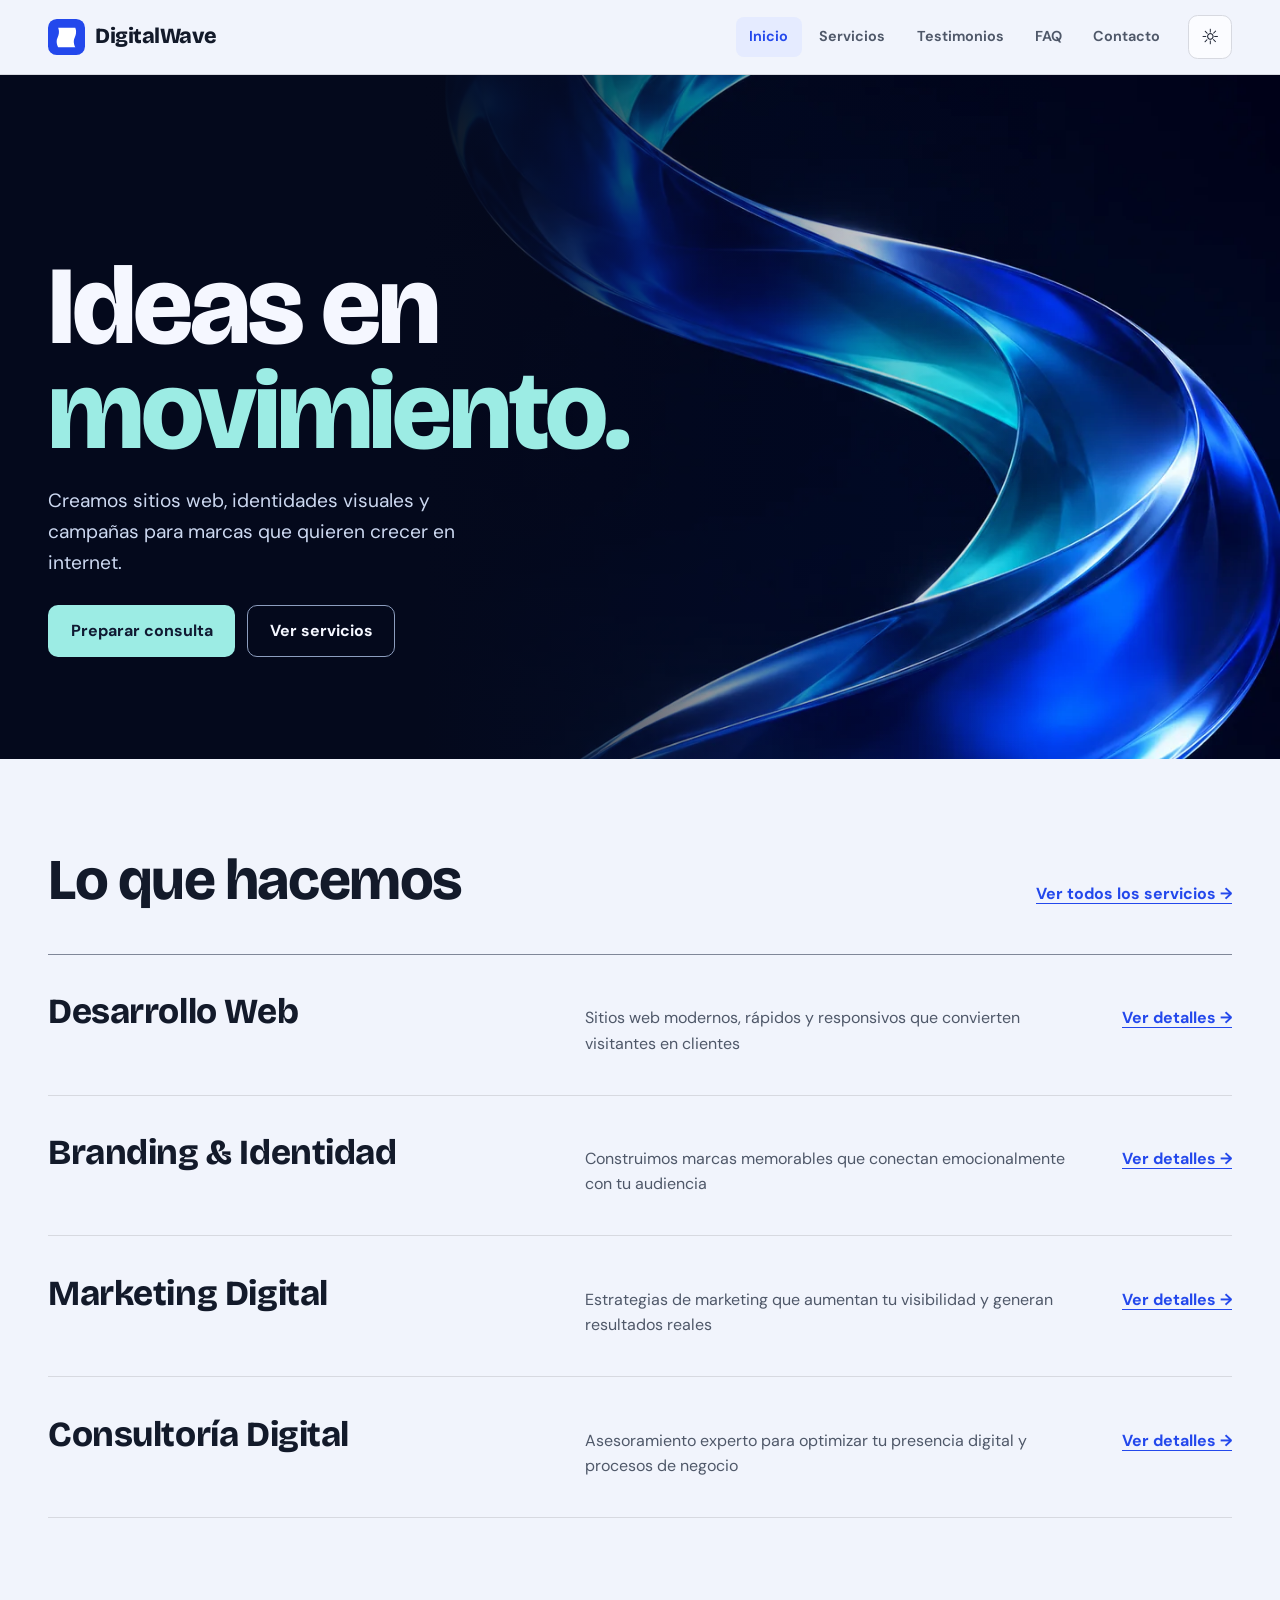
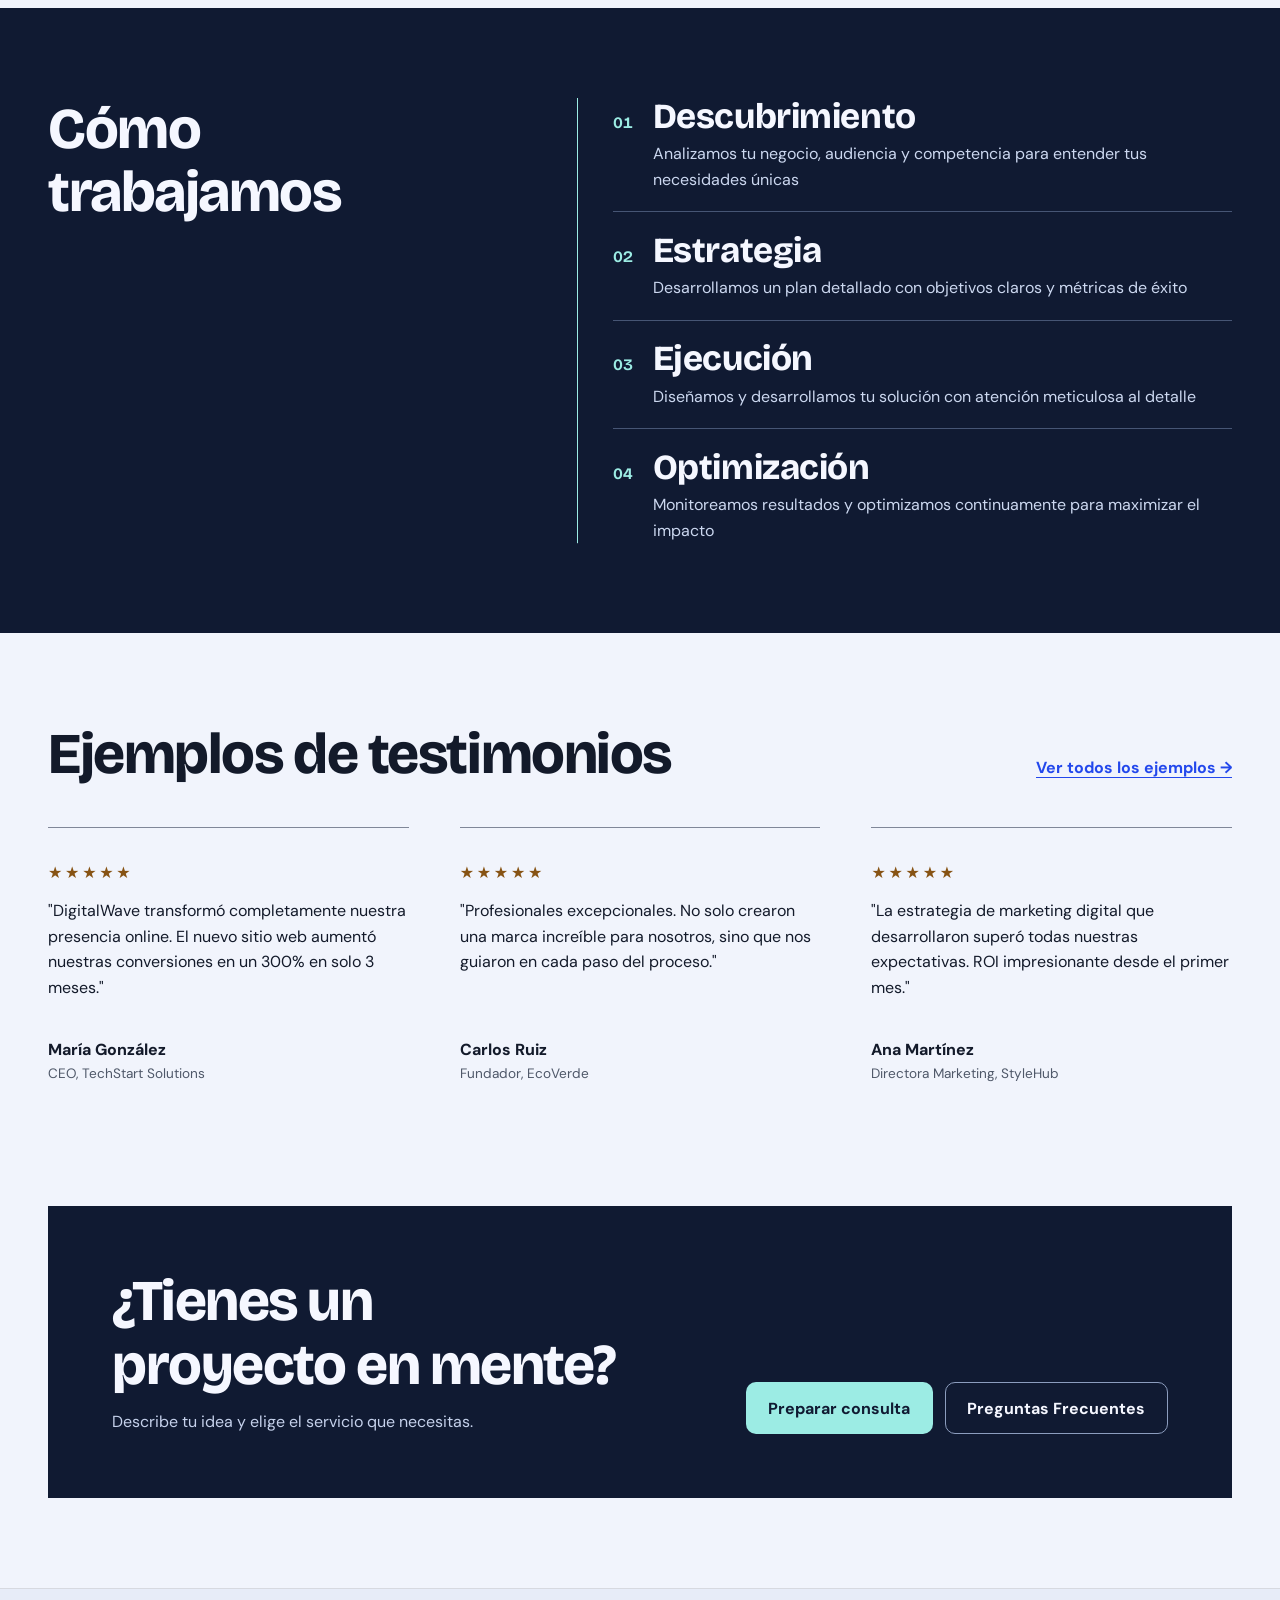
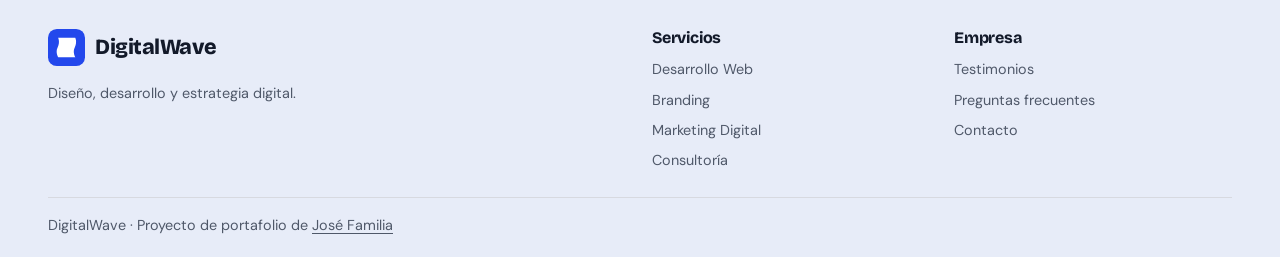
<file: index.html>
<!DOCTYPE html>
<html lang="es">
  <head>
    <meta charset="UTF-8" />
    <meta name="viewport" content="width=device-width, initial-scale=1.0" />
    <meta name="description" content="DigitalWave, sitio de demostración de una agencia creativa de desarrollo web, identidad visual y marketing digital." />
    <script src="scripts/theme.js"></script>
    <link rel="stylesheet" href="index.css" />
    <link rel="preconnect" href="https://fonts.googleapis.com" />
    <link rel="preconnect" href="https://fonts.gstatic.com" crossorigin />
    <link
      href="https://fonts.googleapis.com/css2?family=Bricolage+Grotesque:opsz,wght@12..96,400..800&amp;family=DM+Sans:wght@400..700&amp;display=swap"
      rel="stylesheet"
    />
    <script defer src="scripts/menu.js"></script>
    <script
      async
      id="gsap-runtime"
      src="https://cdn.jsdelivr.net/npm/gsap@3.15.1/dist/gsap.min.js"
      integrity="sha384-3vCAhD+a3BOliP3QqjQINn6ZWiZxoqu0WFxX5ZQZgqekDZuSb1mJBrrLMmu94H8f"
      crossorigin="anonymous"
    ></script>
    <script defer src="scripts/animations.js"></script>
    <title>DigitalWave - Agencia Digital Creativa</title>
  </head>

  <body>
    <a class="skip-link" href="#contenido">Saltar al contenido</a>
    <!-- HEADER -->
    <header class="site-header">
      <nav class="main-nav container" aria-label="Navegación principal">
        <a class="logo" href="index.html">
          <svg
            aria-hidden="true"
            fill="currentColor"
            viewBox="0 0 48 48"
            xmlns="http://www.w3.org/2000/svg"
          >
            <path
              d="M42.4379 44C42.4379 44 36.0744 33.9038 41.1692 24C46.8624 12.9336 42.2078 4 42.2078 4L7.01134 4C7.01134 4 11.6577 12.932 5.96912 23.9969C0.876273 33.9029 7.27094 44 7.27094 44L42.4379 44Z"
            ></path>
          </svg>
          <span>DigitalWave</span>
        </a>

        <button
          class="hamburger"
          type="button"
          aria-label="Menú"
          aria-expanded="false"
          aria-controls="navegacion"
        >
          <span></span>
          <span></span>
          <span></span>
        </button>

        <ul class="nav-links" id="navegacion">
          <li><a href="index.html" aria-current="page">Inicio</a></li>
          <li><a href="pages/Servicios.html">Servicios</a></li>
          <li><a href="pages/Testimonios.html">Testimonios</a></li>
          <li><a href="pages/FaQ.html">FAQ</a></li>
          <li><a href="pages/Contactos.html">Contacto</a></li>
          <li class="theme-toggle-wrapper">
            <button class="theme-toggle" type="button" aria-label="Tema oscuro" hidden>☾</button>
          </li>
        </ul>
      </nav>
    </header>

    <main id="contenido" tabindex="-1">
      <!-- HERO -->
      <section class="hero-main">
        <div class="container hero-layout">
          <div class="hero-content">
            <h1 class="hero-title">Ideas en <span>movimiento.</span></h1>
            <p class="hero-description">
              Creamos sitios web, identidades visuales y campañas para marcas que
              quieren crecer en internet.
            </p>
            <div class="hero-actions">
              <a href="pages/Contactos.html#formulario" class="btn btn-primary btn-lg"
                >Preparar consulta</a
              >
              <a href="pages/Servicios.html" class="btn btn-secondary btn-lg"
                >Ver servicios</a
              >
            </div>
          </div>
        </div>
        <div class="hero-art" aria-hidden="true">
          <img src="assets/digitalwave-hero.webp" alt="" width="960" height="1200" fetchpriority="high" />
          <span class="hero-sweep"></span>
        </div>
      </section>

      <!-- SERVICIOS PREVIEW -->
      <section class="services-preview services-home">
        <div class="container">
          <div class="section-header">
            <h2 class="section-title">Lo que hacemos</h2>
            <a class="service-link" href="pages/Servicios.html">
              Ver todos los servicios <span aria-hidden="true">→</span>
            </a>
          </div>

          <div class="service-list">
            <article class="service-row">
              <h3 class="service-title">Desarrollo Web</h3>
              <p class="service-description">
                Sitios web modernos, rápidos y responsivos que convierten
                visitantes en clientes
              </p>
              <a class="service-link" href="pages/Servicios.html#desarrollo-web" aria-label="Ver detalles de desarrollo web">
                Ver detalles <span aria-hidden="true">→</span>
              </a>
            </article>

            <article class="service-row">
              <h3 class="service-title">Branding & Identidad</h3>
              <p class="service-description">
                Construimos marcas memorables que conectan emocionalmente con tu
                audiencia
              </p>
              <a class="service-link" href="pages/Servicios.html#branding" aria-label="Ver detalles de branding e identidad">
                Ver detalles <span aria-hidden="true">→</span>
              </a>
            </article>

            <article class="service-row">
              <h3 class="service-title">Marketing Digital</h3>
              <p class="service-description">
                Estrategias de marketing que aumentan tu visibilidad y generan
                resultados reales
              </p>
              <a class="service-link" href="pages/Servicios.html#marketing" aria-label="Ver detalles de marketing digital">
                Ver detalles <span aria-hidden="true">→</span>
              </a>
            </article>

            <article class="service-row">
              <h3 class="service-title">Consultoría Digital</h3>
              <p class="service-description">
                Asesoramiento experto para optimizar tu presencia digital y
                procesos de negocio
              </p>
              <a class="service-link" href="pages/Servicios.html#consultoria" aria-label="Ver detalles de consultoría digital">
                Ver detalles <span aria-hidden="true">→</span>
              </a>
            </article>
          </div>

        </div>
      </section>

      <!-- PROCESO -->
      <section class="process-section">
        <div class="container process-layout">
          <div class="section-header">
            <h2 class="section-title">Cómo trabajamos</h2>
          </div>

          <div class="process-sequence">
            <span class="process-trace" aria-hidden="true"></span>
            <ol class="process-timeline">
              <li class="process-step">
                <div class="step-number" aria-hidden="true">01</div>
                <div class="step-content">
                  <h3 class="step-title">Descubrimiento</h3>
                  <p class="step-description">
                    Analizamos tu negocio, audiencia y competencia para entender tus
                    necesidades únicas
                  </p>
                </div>
              </li>

              <li class="process-step">
                <div class="step-number" aria-hidden="true">02</div>
                <div class="step-content">
                  <h3 class="step-title">Estrategia</h3>
                  <p class="step-description">
                    Desarrollamos un plan detallado con objetivos claros y métricas
                    de éxito
                  </p>
                </div>
              </li>

              <li class="process-step">
                <div class="step-number" aria-hidden="true">03</div>
                <div class="step-content">
                  <h3 class="step-title">Ejecución</h3>
                  <p class="step-description">
                    Diseñamos y desarrollamos tu solución con atención meticulosa al
                    detalle
                  </p>
                </div>
              </li>

              <li class="process-step">
                <div class="step-number" aria-hidden="true">04</div>
                <div class="step-content">
                  <h3 class="step-title">Optimización</h3>
                  <p class="step-description">
                    Monitoreamos resultados y optimizamos continuamente para
                    maximizar el impacto
                  </p>
                </div>
              </li>
            </ol>
          </div>
        </div>
      </section>

      <!-- TESTIMONIOS -->
      <section class="testimonials-section">
        <div class="container">
          <div class="section-header">
            <h2 class="section-title">Ejemplos de testimonios</h2>
            <a class="service-link" href="pages/Testimonios.html">
              Ver todos los ejemplos <span aria-hidden="true">→</span>
            </a>
          </div>

          <div class="testimonials-grid">
            <article class="testimonial-card">
              <div class="testimonial-stars" role="img" aria-label="5 de 5 estrellas">★★★★★</div>
              <blockquote class="testimonial-quote">
                "DigitalWave transformó completamente nuestra presencia online. El
                nuevo sitio web aumentó nuestras conversiones en un 300% en solo 3
                meses."
              </blockquote>
              <div class="testimonial-author">
                <div class="author-info">
                  <div class="author-name">María González</div>
                  <div class="author-role">CEO, TechStart Solutions</div>
                </div>
              </div>
            </article>

            <article class="testimonial-card">
              <div class="testimonial-stars" role="img" aria-label="5 de 5 estrellas">★★★★★</div>
              <blockquote class="testimonial-quote">
                "Profesionales excepcionales. No solo crearon una marca increíble
                para nosotros, sino que nos guiaron en cada paso del proceso."
              </blockquote>
              <div class="testimonial-author">
                <div class="author-info">
                  <div class="author-name">Carlos Ruiz</div>
                  <div class="author-role">Fundador, EcoVerde</div>
                </div>
              </div>
            </article>

            <article class="testimonial-card">
              <div class="testimonial-stars" role="img" aria-label="5 de 5 estrellas">★★★★★</div>
              <blockquote class="testimonial-quote">
                "La estrategia de marketing digital que desarrollaron superó todas
                nuestras expectativas. ROI impresionante desde el primer mes."
              </blockquote>
              <div class="testimonial-author">
                <div class="author-info">
                  <div class="author-name">Ana Martínez</div>
                  <div class="author-role">Directora Marketing, StyleHub</div>
                </div>
              </div>
            </article>
          </div>
        </div>
      </section>

      <!-- CTA FINAL -->
      <section class="cta-section">
        <div class="container">
          <div class="cta-content">
            <h2 class="cta-title">¿Tienes un proyecto en mente?</h2>
            <p class="cta-description">
              Describe tu idea y elige el servicio que necesitas.
            </p>
            <div class="cta-actions">
              <a href="pages/Contactos.html#formulario" class="btn btn-primary btn-lg"
                >Preparar consulta</a
              >
              <a href="pages/FaQ.html" class="btn btn-secondary btn-lg"
                >Preguntas Frecuentes</a
              >
            </div>
          </div>
        </div>
      </section>
    </main>

    <!-- FOOTER -->
    <footer class="site-footer">
      <div class="container">
        <div class="footer-content">
          <div class="footer-brand">
            <div class="logo">
              <svg
                fill="currentColor"
                viewBox="0 0 48 48"
                xmlns="http://www.w3.org/2000/svg"
              >
                <path
                  d="M42.4379 44C42.4379 44 36.0744 33.9038 41.1692 24C46.8624 12.9336 42.2078 4 42.2078 4L7.01134 4C7.01134 4 11.6577 12.932 5.96912 23.9969C0.876273 33.9029 7.27094 44 7.27094 44L42.4379 44Z"
                ></path>
              </svg>
              <h3>DigitalWave</h3>
            </div>
            <p class="footer-tagline">Diseño, desarrollo y estrategia digital.</p>
          </div>

          <div class="footer-links">
            <div class="footer-column">
              <h4>Servicios</h4>
              <ul>
                <li><a href="pages/Servicios.html#desarrollo-web">Desarrollo Web</a></li>
                <li><a href="pages/Servicios.html#branding">Branding</a></li>
                <li><a href="pages/Servicios.html#marketing">Marketing Digital</a></li>
                <li><a href="pages/Servicios.html#consultoria">Consultoría</a></li>
              </ul>
            </div>

            <div class="footer-column">
              <h4>Empresa</h4>
              <ul>
                <li><a href="pages/Testimonios.html">Testimonios</a></li>
                <li><a href="pages/FaQ.html">Preguntas frecuentes</a></li>
                <li><a href="pages/Contactos.html">Contacto</a></li>
              </ul>
            </div>

          </div>
        </div>

        <div class="footer-bottom">
          <p>DigitalWave · Proyecto de portafolio de <a href="https://github.com/Jose-Familia">José Familia</a></p>
        </div>
      </div>
    </footer>
  </body>
</html>
</file>
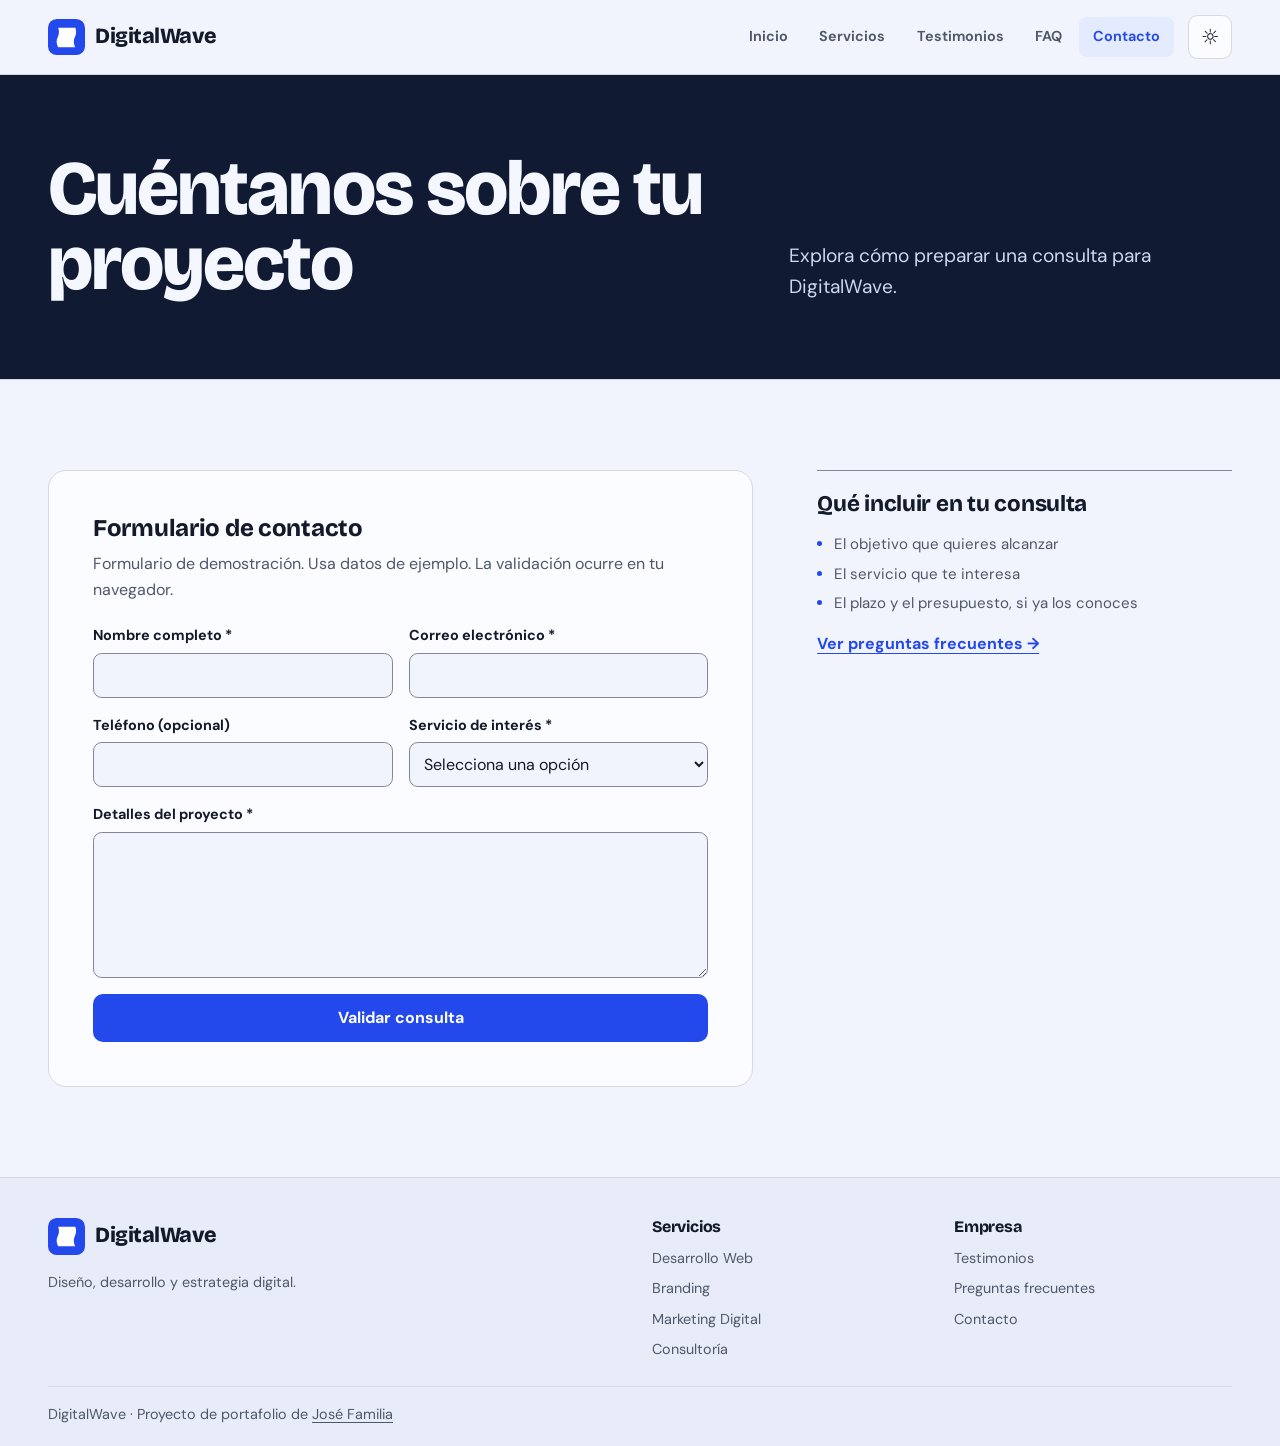
<file: pages/Contactos.html>
<!DOCTYPE html>
<html lang="es">
  <head>
    <meta charset="UTF-8" />
    <meta name="viewport" content="width=device-width, initial-scale=1.0" />
    <meta name="description" content="Prueba el formulario de contacto de DigitalWave y explora cómo preparar una consulta de proyecto." />
    <title>Contacto — DigitalWave</title>
    <script src="../scripts/theme.js"></script>
    <link rel="stylesheet" href="../index.css" />
    <link rel="preconnect" href="https://fonts.googleapis.com" />
    <link rel="preconnect" href="https://fonts.gstatic.com" crossorigin />
    <link
      href="https://fonts.googleapis.com/css2?family=Bricolage+Grotesque:opsz,wght@12..96,400..800&amp;family=DM+Sans:wght@400..700&amp;display=swap"
      rel="stylesheet"
    />
    <script defer src="../scripts/contact.js"></script>
    <script defer src="../scripts/menu.js"></script>
    <script
      async
      id="gsap-runtime"
      src="https://cdn.jsdelivr.net/npm/gsap@3.15.1/dist/gsap.min.js"
      integrity="sha384-3vCAhD+a3BOliP3QqjQINn6ZWiZxoqu0WFxX5ZQZgqekDZuSb1mJBrrLMmu94H8f"
      crossorigin="anonymous"
    ></script>
    <script defer src="../scripts/animations.js"></script>
  </head>
  <body>
    <a class="skip-link" href="#contenido">Saltar al contenido</a>
    <header class="site-header">
      <nav class="main-nav container" aria-label="Navegación principal">
        <a class="logo" href="../index.html">
          <svg
            aria-hidden="true"
            fill="currentColor"
            viewBox="0 0 48 48"
            xmlns="http://www.w3.org/2000/svg"
          >
            <path
              d="M42.4379 44C42.4379 44 36.0744 33.9038 41.1692 24C46.8624 12.9336 42.2078 4 42.2078 4L7.01134 4C7.01134 4 11.6577 12.932 5.96912 23.9969C0.876273 33.9029 7.27094 44 7.27094 44L42.4379 44Z"
            ></path>
          </svg>
          <span>DigitalWave</span>
        </a>

        <button
          class="hamburger"
          type="button"
          aria-label="Menú"
          aria-expanded="false"
          aria-controls="navegacion"
        >
          <span></span>
          <span></span>
          <span></span>
        </button>

        <ul class="nav-links" id="navegacion">
          <li><a href="../index.html">Inicio</a></li>
          <li><a href="Servicios.html">Servicios</a></li>
          <li><a href="Testimonios.html">Testimonios</a></li>
          <li><a href="FaQ.html">FAQ</a></li>
          <li><a href="Contactos.html" aria-current="page">Contacto</a></li>
          <li class="theme-toggle-wrapper">
            <button class="theme-toggle" type="button" aria-label="Tema oscuro" hidden>☾</button>
          </li>
        </ul>
      </nav>
    </header>

    <main id="contenido" tabindex="-1">
      <section class="small-hero">
        <div class="container">
          <h1>Cuéntanos sobre tu proyecto</h1>
          <p class="lead">Explora cómo preparar una consulta para DigitalWave.</p>
        </div>
      </section>

      <section class="container contact-layout" aria-labelledby="titulo-formulario">
        <div id="formulario" class="contact-panel">
          <h2 id="titulo-formulario">Formulario de contacto</h2>
          <p class="contact-note" id="nota-formulario">
            Formulario de demostración. Usa datos de ejemplo. La validación ocurre en tu navegador.
          </p>
          <noscript><p>Activa JavaScript para probar el formulario.</p></noscript>

          <form id="contactForm" aria-describedby="nota-formulario">
            <fieldset class="contact-form" disabled>
              <legend class="visually-hidden">Datos de contacto y del proyecto</legend>
              <div class="field">
                <label for="name">Nombre completo *</label>
                <input id="name" name="name" type="text" autocomplete="name" required />
                <p class="field-error" id="name-error" hidden></p>
              </div>

              <div class="field">
                <label for="email">Correo electrónico *</label>
                <input id="email" name="email" type="email" autocomplete="email" required />
                <p class="field-error" id="email-error" hidden></p>
              </div>

              <div class="field">
                <label for="phone">Teléfono (opcional)</label>
                <input id="phone" name="phone" type="tel" autocomplete="tel" />
              </div>

              <div class="field">
                <label for="service">Servicio de interés *</label>
                <select id="service" name="service" required>
                  <option value="">Selecciona una opción</option>
                  <option value="desarrollo-web">Desarrollo web</option>
                  <option value="branding">Branding e identidad visual</option>
                  <option value="marketing">Marketing digital</option>
                  <option value="ux-ui">Diseño UX/UI</option>
                  <option value="consultoria">Consultoría digital</option>
                  <option value="growth-marketing">Growth marketing</option>
                  <option value="otro">Otro</option>
                </select>
                <p class="field-error" id="service-error" hidden></p>
              </div>

              <div class="field field-wide">
                <label for="message">Detalles del proyecto *</label>
                <textarea id="message" name="message" rows="5" minlength="10" required></textarea>
                <p class="field-error" id="message-error" hidden></p>
              </div>

              <button type="submit" class="btn btn-primary">Validar consulta</button>
            </fieldset>
            <p id="formStatus" class="form-status" role="status"></p>
          </form>
        </div>

        <aside class="contact-guide">
          <h2>Qué incluir en tu consulta</h2>
          <ul class="service-features">
            <li>El objetivo que quieres alcanzar</li>
            <li>El servicio que te interesa</li>
            <li>El plazo y el presupuesto, si ya los conoces</li>
          </ul>
          <a class="service-link" href="FaQ.html">
            Ver preguntas frecuentes <span aria-hidden="true">→</span>
          </a>
        </aside>
      </section>
    </main>

    <footer class="site-footer">
      <div class="container">
        <div class="footer-content">
          <div class="footer-brand">
            <div class="logo">
              <svg
                fill="currentColor"
                viewBox="0 0 48 48"
                xmlns="http://www.w3.org/2000/svg"
              >
                <path
                  d="M42.4379 44C42.4379 44 36.0744 33.9038 41.1692 24C46.8624 12.9336 42.2078 4 42.2078 4L7.01134 4C7.01134 4 11.6577 12.932 5.96912 23.9969C0.876273 33.9029 7.27094 44 7.27094 44L42.4379 44Z"
                ></path>
              </svg>
              <h3>DigitalWave</h3>
            </div>
            <p class="footer-tagline">Diseño, desarrollo y estrategia digital.</p>
          </div>
          <div class="footer-links">
            <div class="footer-column">
              <h4>Servicios</h4>
              <ul>
                <li><a href="Servicios.html#desarrollo-web">Desarrollo Web</a></li>
                <li><a href="Servicios.html#branding">Branding</a></li>
                <li><a href="Servicios.html#marketing">Marketing Digital</a></li>
                <li><a href="Servicios.html#consultoria">Consultoría</a></li>
              </ul>
            </div>
            <div class="footer-column">
              <h4>Empresa</h4>
              <ul>
                <li><a href="Testimonios.html">Testimonios</a></li>
                <li><a href="FaQ.html">Preguntas frecuentes</a></li>
                <li><a href="Contactos.html">Contacto</a></li>
              </ul>
            </div>
          </div>
        </div>
        <div class="footer-bottom">
          <p>DigitalWave · Proyecto de portafolio de <a href="https://github.com/Jose-Familia">José Familia</a></p>
        </div>
      </div>
    </footer>
  </body>
</html>
</file>
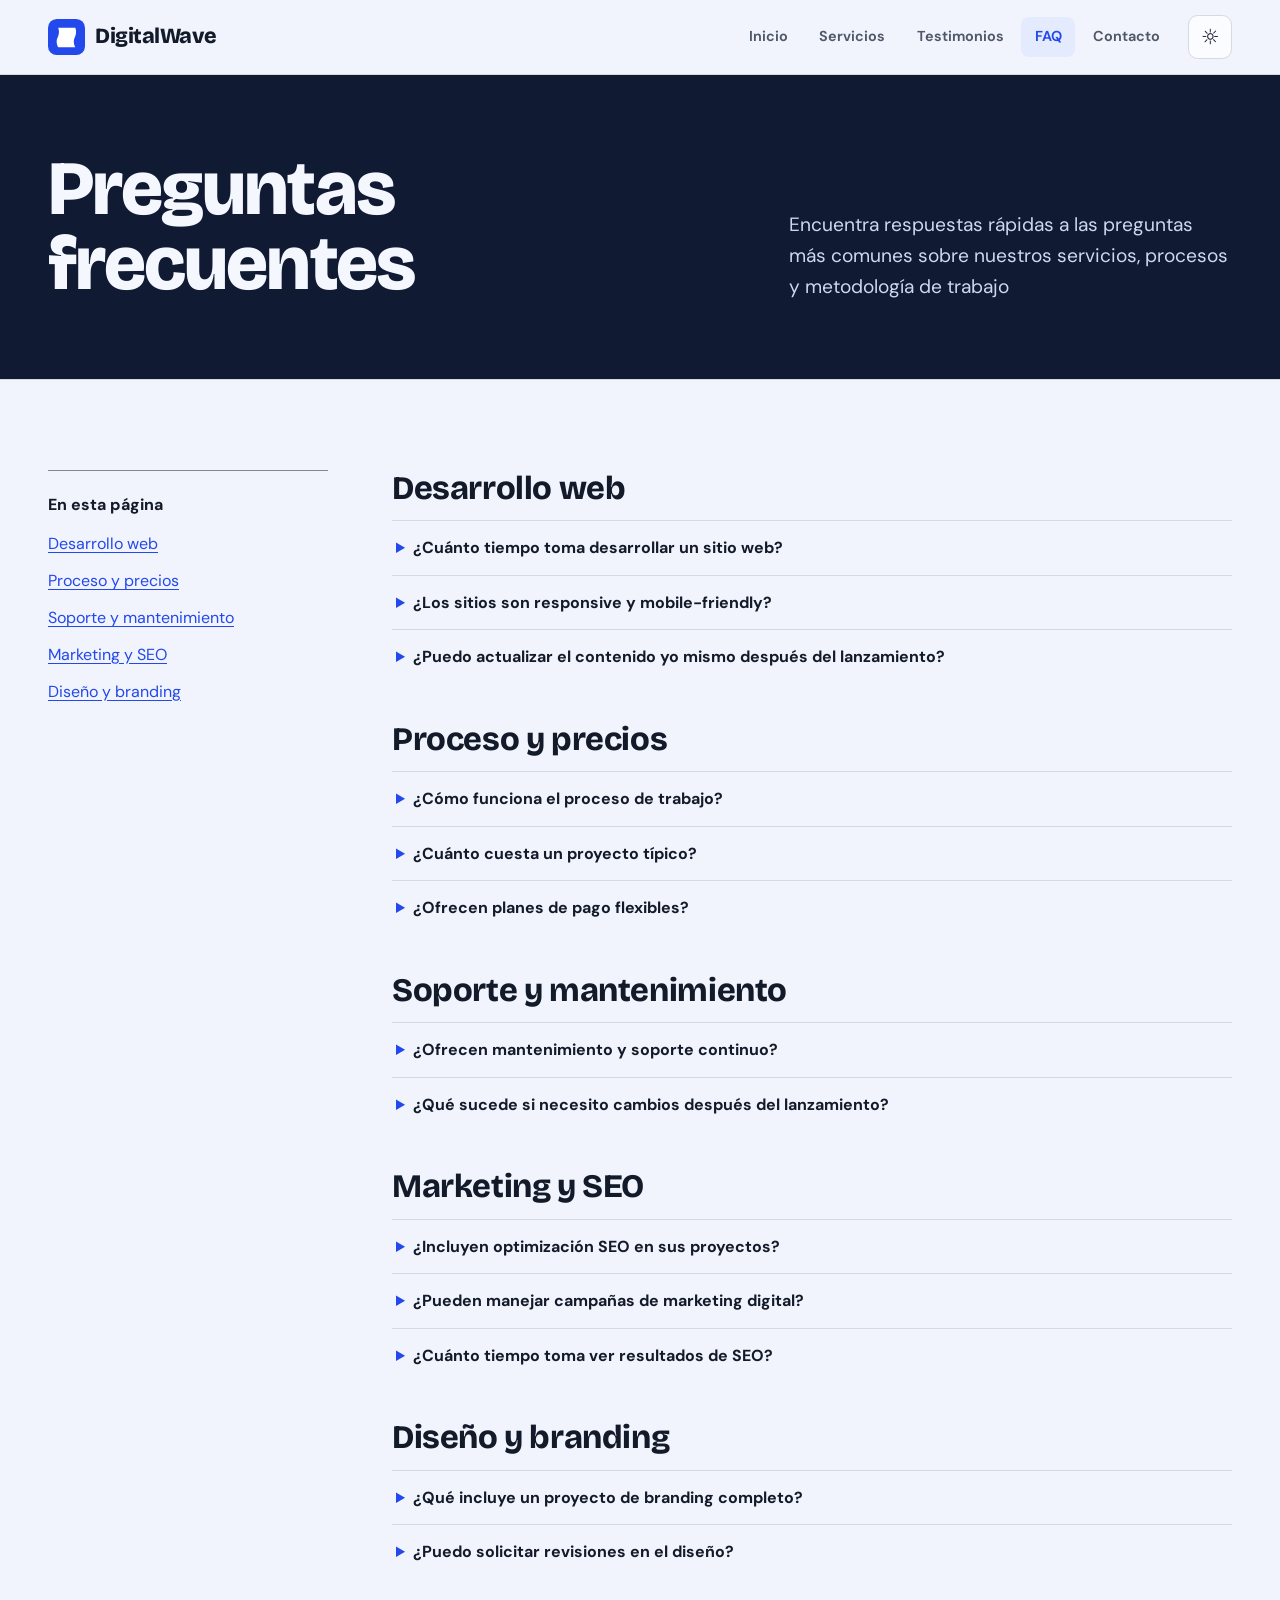
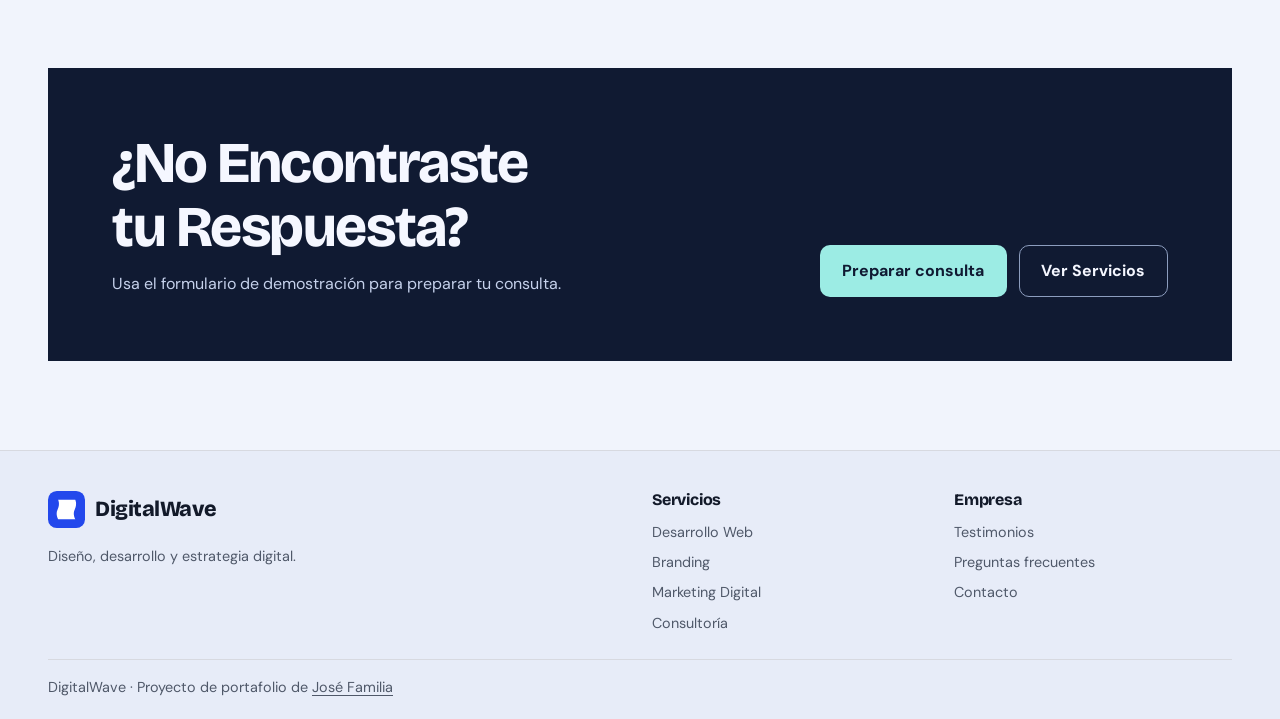
<file: pages/FaQ.html>
<!DOCTYPE html>
<html lang="es">
  <head>
    <meta charset="UTF-8" />
    <meta name="viewport" content="width=device-width, initial-scale=1.0" />
    <meta name="description" content="Consulta preguntas frecuentes sobre servicios digitales, precios, diseño y mantenimiento en DigitalWave." />
    <title>FAQ — DigitalWave</title>
    <script src="../scripts/theme.js"></script>
    <link rel="stylesheet" href="../index.css" />
    <link rel="preconnect" href="https://fonts.googleapis.com" />
    <link rel="preconnect" href="https://fonts.gstatic.com" crossorigin />
    <link
      href="https://fonts.googleapis.com/css2?family=Bricolage+Grotesque:opsz,wght@12..96,400..800&amp;family=DM+Sans:wght@400..700&amp;display=swap"
      rel="stylesheet"
    />
    <script defer src="../scripts/menu.js"></script>
    <script
      async
      id="gsap-runtime"
      src="https://cdn.jsdelivr.net/npm/gsap@3.15.1/dist/gsap.min.js"
      integrity="sha384-3vCAhD+a3BOliP3QqjQINn6ZWiZxoqu0WFxX5ZQZgqekDZuSb1mJBrrLMmu94H8f"
      crossorigin="anonymous"
    ></script>
    <script defer src="../scripts/animations.js"></script>
  </head>
  <body>
    <a class="skip-link" href="#contenido">Saltar al contenido</a>
    <header class="site-header">
      <nav class="main-nav container" aria-label="Navegación principal">
        <a class="logo" href="../index.html">
          <svg
            aria-hidden="true"
            fill="currentColor"
            viewBox="0 0 48 48"
            xmlns="http://www.w3.org/2000/svg"
          >
            <path
              d="M42.4379 44C42.4379 44 36.0744 33.9038 41.1692 24C46.8624 12.9336 42.2078 4 42.2078 4L7.01134 4C7.01134 4 11.6577 12.932 5.96912 23.9969C0.876273 33.9029 7.27094 44 7.27094 44L42.4379 44Z"
            ></path>
          </svg>
          <span>DigitalWave</span>
        </a>

        <button
          class="hamburger"
          type="button"
          aria-label="Menú"
          aria-expanded="false"
          aria-controls="navegacion"
        >
          <span></span>
          <span></span>
          <span></span>
        </button>

        <ul class="nav-links" id="navegacion">
          <li><a href="../index.html">Inicio</a></li>
          <li><a href="Servicios.html">Servicios</a></li>
          <li><a href="Testimonios.html">Testimonios</a></li>
          <li><a href="FaQ.html" aria-current="page">FAQ</a></li>
          <li><a href="Contactos.html">Contacto</a></li>
          <li class="theme-toggle-wrapper">
            <button class="theme-toggle" type="button" aria-label="Tema oscuro" hidden>☾</button>
          </li>
        </ul>
      </nav>
    </header>

    <main id="contenido" tabindex="-1">
      <section class="small-hero">
        <div class="container">
          <h1>Preguntas frecuentes</h1>
          <p class="lead">
            Encuentra respuestas rápidas a las preguntas más comunes sobre
            nuestros servicios, procesos y metodología de trabajo
          </p>
        </div>
      </section>

      <div class="container faq-layout">
        <nav class="faq-nav" aria-label="Categorías de preguntas">
          <p>En esta página</p>
          <ul>
            <li><a href="#desarrollo-web">Desarrollo web</a></li>
            <li><a href="#precios">Proceso y precios</a></li>
            <li><a href="#soporte">Soporte y mantenimiento</a></li>
            <li><a href="#marketing">Marketing y SEO</a></li>
            <li><a href="#branding">Diseño y branding</a></li>
          </ul>
        </nav>
        <div class="faq-topics">
          <section class="faq" id="desarrollo-web" aria-labelledby="titulo-desarrollo-web">
            <h2 id="titulo-desarrollo-web">Desarrollo web</h2>
            <details>
              <summary>¿Cuánto tiempo toma desarrollar un sitio web?</summary>
              <p>
                El tiempo de desarrollo varía según la complejidad del proyecto.
                Un sitio web básico (landing page o sitio corporativo simple)
                puede estar listo en 2-4 semanas. Sitios web más complejos con
                funcionalidades personalizadas, e-commerce o integraciones
                avanzadas pueden tomar entre 6-12 semanas. Siempre proporcionamos
                un cronograma detallado al inicio del proyecto.
              </p>
            </details>
            <details>
              <summary>¿Los sitios son responsive y mobile-friendly?</summary>
              <p>
                Absolutamente. Todos nuestros diseños son 100% responsive y
                optimizados para dispositivos móviles desde el inicio. Utilizamos
                un enfoque mobile-first para asegurar que tu sitio se vea y
                funcione perfectamente en smartphones, tablets y desktops.
              </p>
            </details>
            <details>
              <summary>
                ¿Puedo actualizar el contenido yo mismo después del lanzamiento?
              </summary>
              <p>
                Sí, todos nuestros sitios incluyen un CMS (Sistema de Gestión de
                Contenidos) intuitivo que te permite actualizar textos, imágenes y
                otros contenidos fácilmente sin necesidad de conocimientos
                técnicos. Además, proporcionamos capacitación completa sobre cómo
                usar el sistema.
              </p>
            </details>
          </section>

          <section class="faq" id="precios" aria-labelledby="titulo-precios">
            <h2 id="titulo-precios">Proceso y precios</h2>
            <details>
              <summary>¿Cómo funciona el proceso de trabajo?</summary>
              <p>
                Nuestro proceso consta de 4 fases: 1) Descubrimiento - donde
                entendemos tu negocio y objetivos, 2) Estrategia - planificamos la
                solución óptima, 3) Ejecución - diseñamos y desarrollamos tu
                proyecto, y 4) Lanzamiento y Optimización - lanzamos y continuamos
                mejorando basándonos en datos reales.
              </p>
            </details>
            <details>
              <summary>¿Cuánto cuesta un proyecto típico?</summary>
              <p>
                Cada proyecto es único y los costos varían según tus necesidades
                específicas. Un sitio web básico puede comenzar desde $1,500 USD,
                mientras que proyectos más complejos con funcionalidades avanzadas
                pueden oscilar entre $5,000 - $15,000 USD o más. Ofrecemos
                cotizaciones personalizadas gratuitas después de una consulta
                inicial.
              </p>
            </details>
            <details>
              <summary>¿Ofrecen planes de pago flexibles?</summary>
              <p>
                Sí, entendemos que la inversión inicial puede ser significativa.
                Ofrecemos planes de pago divididos en fases del proyecto
                (típicamente 50% al inicio, 25% a mitad del proyecto, y 25% al
                finalizar). También ofrecemos opciones de pago mensual para
                servicios continuos como mantenimiento y marketing digital.
              </p>
            </details>
          </section>

          <section class="faq" id="soporte" aria-labelledby="titulo-soporte">
            <h2 id="titulo-soporte">Soporte y mantenimiento</h2>
            <details>
              <summary>¿Ofrecen mantenimiento y soporte continuo?</summary>
              <p>
                Sí, ofrecemos varios planes de mantenimiento que incluyen
                actualizaciones de seguridad, backups regulares, monitoreo de
                uptime, actualizaciones de contenido, soporte técnico prioritario
                y optimización continua. Los planes comienzan desde $99/mes
                dependiendo de tus necesidades.
              </p>
            </details>
            <details>
              <summary>
                ¿Qué sucede si necesito cambios después del lanzamiento?
              </summary>
              <p>
                Todos nuestros proyectos incluyen un período de garantía de 30
                días después del lanzamiento donde realizamos ajustes y
                correcciones sin costo adicional. Para cambios mayores o nuevas
                funcionalidades después de este período, podemos proporcionar
                cotizaciones por proyecto o trabajar bajo un acuerdo de retainer
                mensual.
              </p>
            </details>
          </section>

          <section class="faq" id="marketing" aria-labelledby="titulo-marketing">
            <h2 id="titulo-marketing">Marketing y SEO</h2>
            <details>
              <summary>¿Incluyen optimización SEO en sus proyectos?</summary>
              <p>
                Sí, todos nuestros sitios web incluyen SEO técnico básico
                (estructura correcta, meta tags, sitemap, velocidad optimizada).
                Para estrategias SEO más avanzadas (investigación de palabras
                clave, creación de contenido, link building), ofrecemos paquetes
                especializados de marketing digital que pueden llevarte a los
                primeros resultados de Google.
              </p>
            </details>
            <details>
              <summary>¿Pueden manejar campañas de marketing digital?</summary>
              <p>
                Absolutamente. Ofrecemos servicios completos de marketing digital
                incluyendo Google Ads, Facebook/Instagram Ads, gestión de redes
                sociales, email marketing y content marketing. Trabajamos con
                presupuestos desde $500/mes y nos enfocamos en generar ROI medible
                y reportable.
              </p>
            </details>
            <details>
              <summary>¿Cuánto tiempo toma ver resultados de SEO?</summary>
              <p>
                El SEO es una estrategia a largo plazo. Normalmente empezamos a
                ver mejoras en rankings y tráfico entre 3-6 meses, con resultados
                más significativos apareciendo entre 6-12 meses. Sin embargo, los
                cambios técnicos y de contenido comienzan a tener impacto desde el
                primer mes.
              </p>
            </details>
          </section>

          <section class="faq" id="branding" aria-labelledby="titulo-branding">
            <h2 id="titulo-branding">Diseño y branding</h2>
            <details>
              <summary>¿Qué incluye un proyecto de branding completo?</summary>
              <p>
                Un proyecto de branding completo incluye: investigación de mercado
                y competencia, definición de estrategia de marca, diseño de logo y
                variaciones, paleta de colores, tipografías, elementos gráficos,
                guía de estilo completa (brand book), aplicaciones en diferentes
                medios (tarjetas de presentación, papelería, redes sociales) y
                archivos editables en todos los formatos necesarios.
              </p>
            </details>
            <details>
              <summary>¿Puedo solicitar revisiones en el diseño?</summary>
              <p>
                Sí, incluimos múltiples rondas de revisiones en todos nuestros
                proyectos de diseño. Típicamente ofrecemos 2-3 rondas de
                revisiones incluidas en el precio inicial. Trabajamos de forma
                iterativa para asegurar que el resultado final supere tus
                expectativas.
              </p>
            </details>
          </section>
        </div>
      </div>

      <section class="cta-section">
        <div class="container">
          <div class="cta-content">
            <h2 class="cta-title">¿No Encontraste tu Respuesta?</h2>
            <p class="cta-description">
              Usa el formulario de demostración para preparar tu consulta.
            </p>
            <div class="cta-actions">
              <a href="Contactos.html#formulario" class="btn btn-primary btn-lg"
                >Preparar consulta</a
              >
              <a href="Servicios.html" class="btn btn-secondary btn-lg"
                >Ver Servicios</a
              >
            </div>
          </div>
        </div>
      </section>
    </main>

    <footer class="site-footer">
      <div class="container">
        <div class="footer-content">
          <div class="footer-brand">
            <div class="logo">
              <svg
                fill="currentColor"
                viewBox="0 0 48 48"
                xmlns="http://www.w3.org/2000/svg"
              >
                <path
                  d="M42.4379 44C42.4379 44 36.0744 33.9038 41.1692 24C46.8624 12.9336 42.2078 4 42.2078 4L7.01134 4C7.01134 4 11.6577 12.932 5.96912 23.9969C0.876273 33.9029 7.27094 44 7.27094 44L42.4379 44Z"
                ></path>
              </svg>
              <h3>DigitalWave</h3>
            </div>
            <p class="footer-tagline">Diseño, desarrollo y estrategia digital.</p>
          </div>
          <div class="footer-links">
            <div class="footer-column">
              <h4>Servicios</h4>
              <ul>
                <li><a href="Servicios.html#desarrollo-web">Desarrollo Web</a></li>
                <li><a href="Servicios.html#branding">Branding</a></li>
                <li><a href="Servicios.html#marketing">Marketing Digital</a></li>
                <li><a href="Servicios.html#consultoria">Consultoría</a></li>
              </ul>
            </div>
            <div class="footer-column">
              <h4>Empresa</h4>
              <ul>
                <li><a href="Testimonios.html">Testimonios</a></li>
                <li><a href="FaQ.html">Preguntas frecuentes</a></li>
                <li><a href="Contactos.html">Contacto</a></li>
              </ul>
            </div>
          </div>
        </div>
        <div class="footer-bottom">
          <p>DigitalWave · Proyecto de portafolio de <a href="https://github.com/Jose-Familia">José Familia</a></p>
        </div>
      </div>
    </footer>
  </body>
</html>
</file>
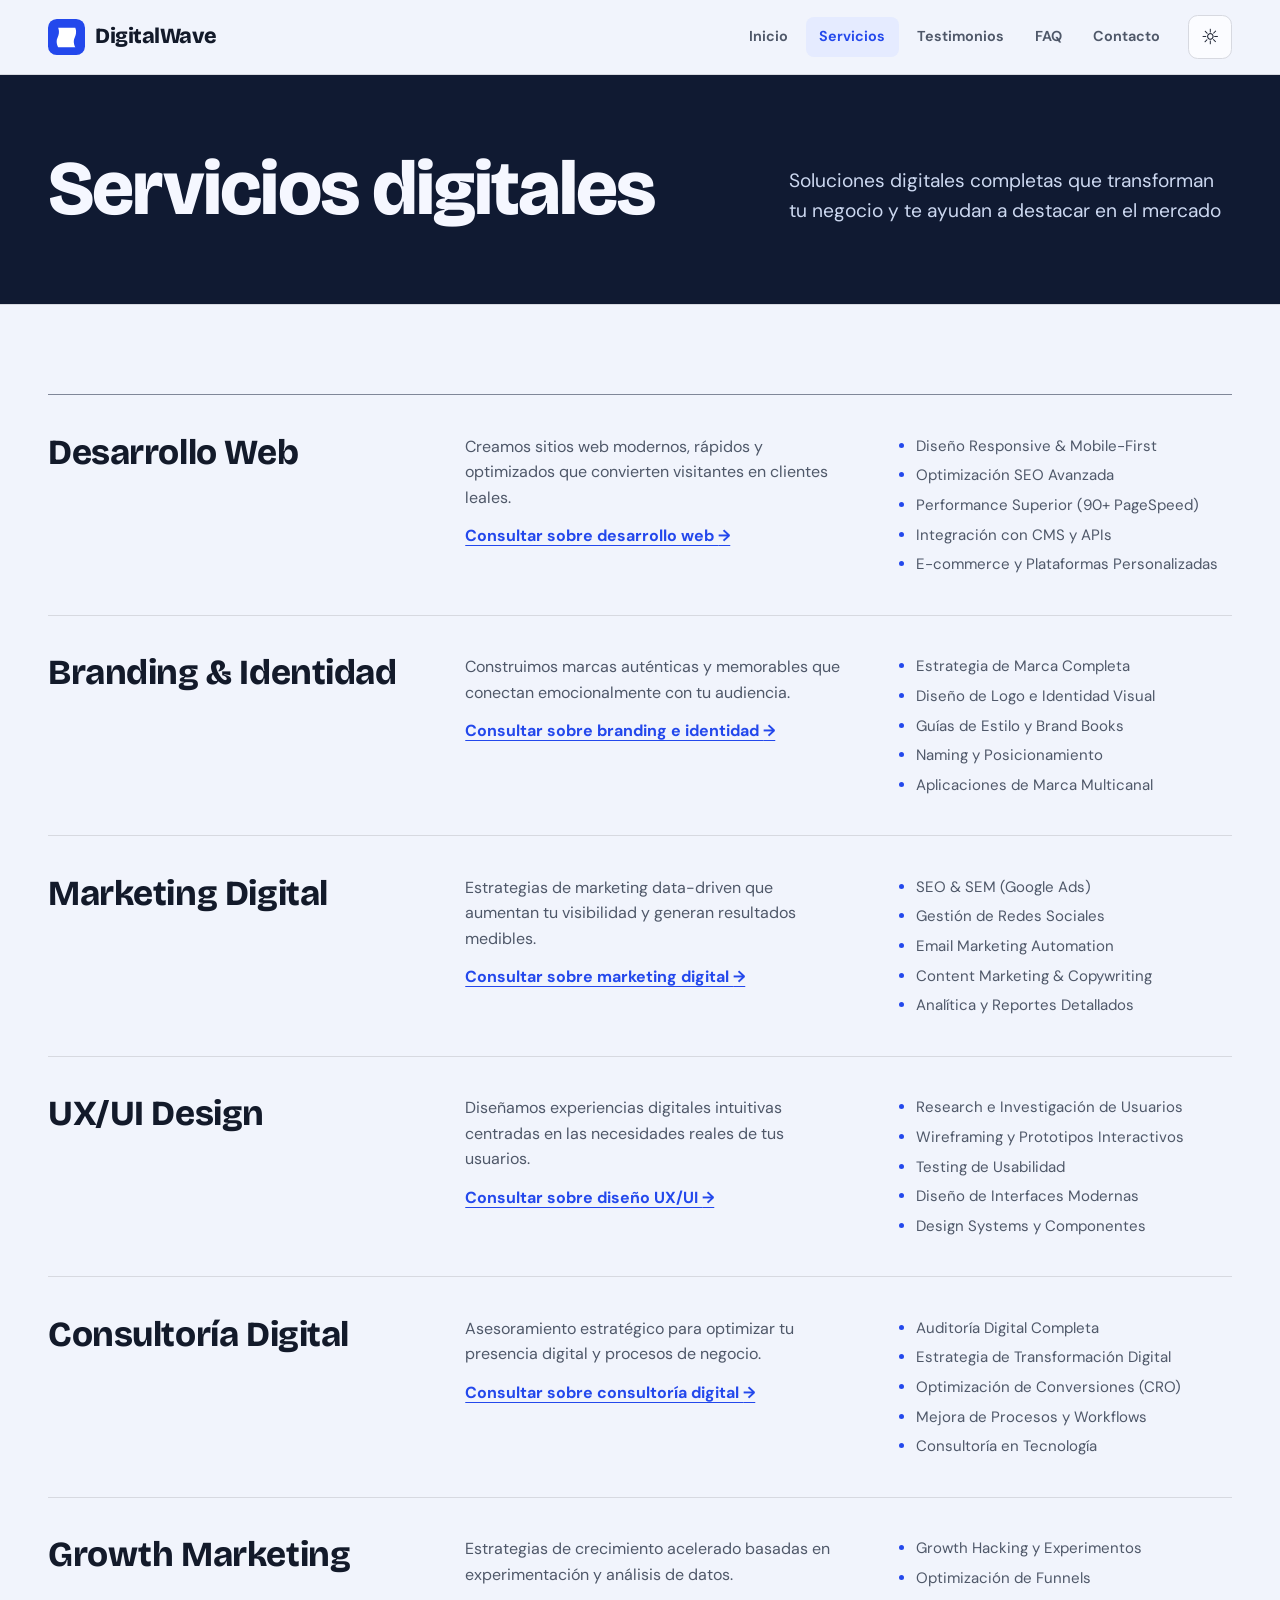
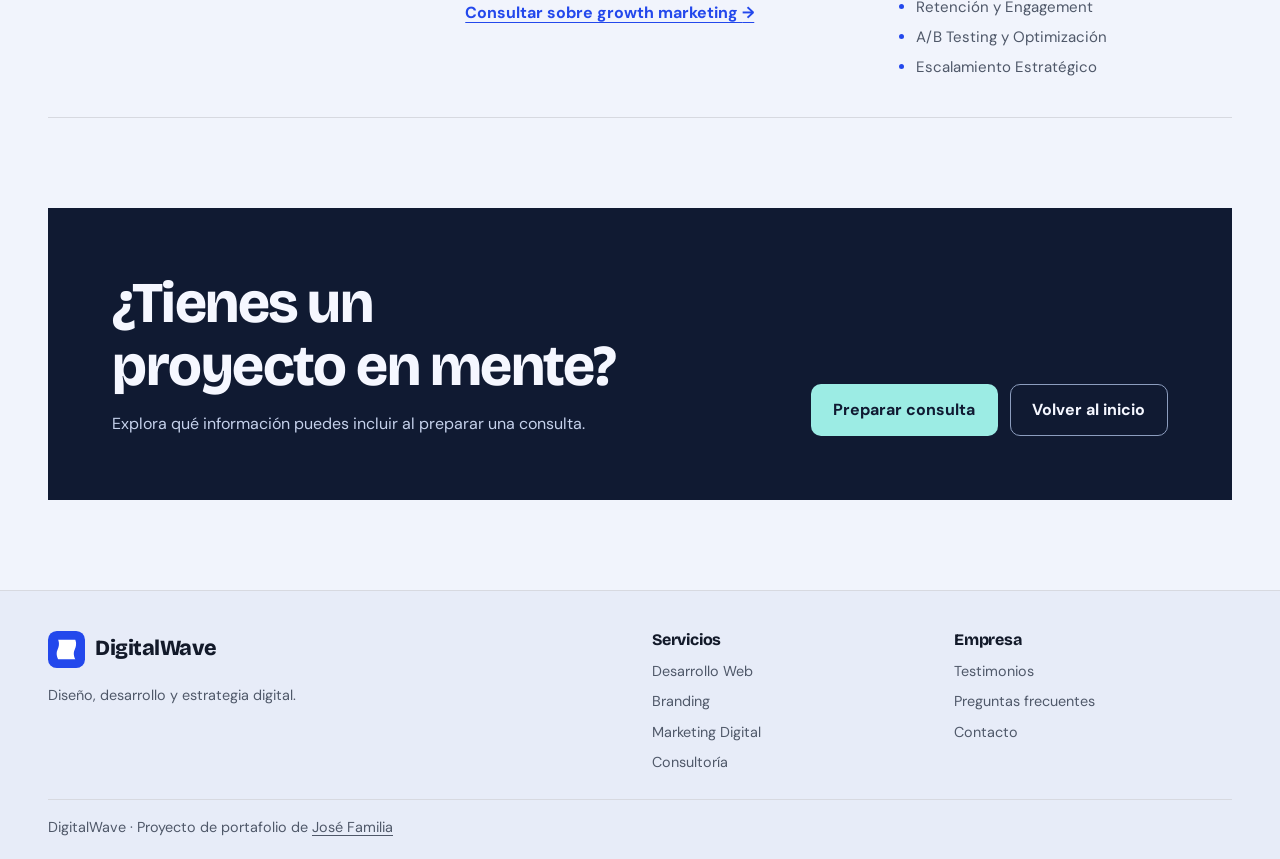
<file: pages/Servicios.html>
<!DOCTYPE html>
<html lang="es">
  <head>
    <meta charset="UTF-8" />
    <meta name="viewport" content="width=device-width, initial-scale=1.0" />
    <meta name="description" content="Explora los servicios de DigitalWave en desarrollo web, branding, marketing digital, diseño UX/UI y consultoría." />
    <title>Servicios — DigitalWave</title>
    <script src="../scripts/theme.js"></script>
    <link rel="stylesheet" href="../index.css" />
    <link rel="preconnect" href="https://fonts.googleapis.com" />
    <link rel="preconnect" href="https://fonts.gstatic.com" crossorigin />
    <link
      href="https://fonts.googleapis.com/css2?family=Bricolage+Grotesque:opsz,wght@12..96,400..800&amp;family=DM+Sans:wght@400..700&amp;display=swap"
      rel="stylesheet"
    />
    <script defer src="../scripts/menu.js"></script>
    <script
      async
      id="gsap-runtime"
      src="https://cdn.jsdelivr.net/npm/gsap@3.15.1/dist/gsap.min.js"
      integrity="sha384-3vCAhD+a3BOliP3QqjQINn6ZWiZxoqu0WFxX5ZQZgqekDZuSb1mJBrrLMmu94H8f"
      crossorigin="anonymous"
    ></script>
    <script defer src="../scripts/animations.js"></script>
  </head>
  <body>
    <a class="skip-link" href="#contenido">Saltar al contenido</a>
    <header class="site-header">
      <nav class="main-nav container" aria-label="Navegación principal">
        <a class="logo" href="../index.html">
          <svg
            aria-hidden="true"
            fill="currentColor"
            viewBox="0 0 48 48"
            xmlns="http://www.w3.org/2000/svg"
          >
            <path
              d="M42.4379 44C42.4379 44 36.0744 33.9038 41.1692 24C46.8624 12.9336 42.2078 4 42.2078 4L7.01134 4C7.01134 4 11.6577 12.932 5.96912 23.9969C0.876273 33.9029 7.27094 44 7.27094 44L42.4379 44Z"
            ></path>
          </svg>
          <span>DigitalWave</span>
        </a>

        <button
          class="hamburger"
          type="button"
          aria-label="Menú"
          aria-expanded="false"
          aria-controls="navegacion"
        >
          <span></span>
          <span></span>
          <span></span>
        </button>

        <ul class="nav-links" id="navegacion">
          <li><a href="../index.html">Inicio</a></li>
          <li><a href="Servicios.html" aria-current="page">Servicios</a></li>
          <li><a href="Testimonios.html">Testimonios</a></li>
          <li><a href="FaQ.html">FAQ</a></li>
          <li><a href="Contactos.html">Contacto</a></li>
          <li class="theme-toggle-wrapper">
            <button class="theme-toggle" type="button" aria-label="Tema oscuro" hidden>☾</button>
          </li>
        </ul>
      </nav>
    </header>

    <main id="contenido" tabindex="-1">
      <section class="small-hero">
        <div class="container">
          <h1>Servicios digitales</h1>
          <p class="lead">
            Soluciones digitales completas que transforman tu negocio y te
            ayudan a destacar en el mercado
          </p>
        </div>
      </section>

      <section class="services-preview">
        <div class="container">
          <div class="service-list">
            <article class="service-row" id="desarrollo-web">
              <h2 class="service-title">Desarrollo Web</h2>
              <div class="service-summary">
                <p class="service-description">
                  Creamos sitios web modernos, rápidos y optimizados que
                  convierten visitantes en clientes leales.
                </p>
                <a class="service-link" href="Contactos.html?servicio=desarrollo-web#formulario">
                  Consultar sobre desarrollo web <span aria-hidden="true">→</span>
                </a>
              </div>
              <ul class="service-features">
                <li>Diseño Responsive & Mobile-First</li>
                <li>Optimización SEO Avanzada</li>
                <li>Performance Superior (90+ PageSpeed)</li>
                <li>Integración con CMS y APIs</li>
                <li>E-commerce y Plataformas Personalizadas</li>
              </ul>
            </article>

            <article class="service-row" id="branding">
              <h2 class="service-title">Branding & Identidad</h2>
              <div class="service-summary">
                <p class="service-description">
                  Construimos marcas auténticas y memorables que conectan
                  emocionalmente con tu audiencia.
                </p>
                <a class="service-link" href="Contactos.html?servicio=branding#formulario">
                  Consultar sobre branding e identidad <span aria-hidden="true">→</span>
                </a>
              </div>
              <ul class="service-features">
                <li>Estrategia de Marca Completa</li>
                <li>Diseño de Logo e Identidad Visual</li>
                <li>Guías de Estilo y Brand Books</li>
                <li>Naming y Posicionamiento</li>
                <li>Aplicaciones de Marca Multicanal</li>
              </ul>
            </article>

            <article class="service-row" id="marketing">
              <h2 class="service-title">Marketing Digital</h2>
              <div class="service-summary">
                <p class="service-description">
                  Estrategias de marketing data-driven que aumentan tu visibilidad
                  y generan resultados medibles.
                </p>
                <a class="service-link" href="Contactos.html?servicio=marketing#formulario">
                  Consultar sobre marketing digital <span aria-hidden="true">→</span>
                </a>
              </div>
              <ul class="service-features">
                <li>SEO & SEM (Google Ads)</li>
                <li>Gestión de Redes Sociales</li>
                <li>Email Marketing Automation</li>
                <li>Content Marketing & Copywriting</li>
                <li>Analítica y Reportes Detallados</li>
              </ul>
            </article>

            <article class="service-row" id="ux-ui">
              <h2 class="service-title">UX/UI Design</h2>
              <div class="service-summary">
                <p class="service-description">
                  Diseñamos experiencias digitales intuitivas centradas en las
                  necesidades reales de tus usuarios.
                </p>
                <a class="service-link" href="Contactos.html?servicio=ux-ui#formulario">
                  Consultar sobre diseño UX/UI <span aria-hidden="true">→</span>
                </a>
              </div>
              <ul class="service-features">
                <li>Research e Investigación de Usuarios</li>
                <li>Wireframing y Prototipos Interactivos</li>
                <li>Testing de Usabilidad</li>
                <li>Diseño de Interfaces Modernas</li>
                <li>Design Systems y Componentes</li>
              </ul>
            </article>

            <article class="service-row" id="consultoria">
              <h2 class="service-title">Consultoría Digital</h2>
              <div class="service-summary">
                <p class="service-description">
                  Asesoramiento estratégico para optimizar tu presencia digital y
                  procesos de negocio.
                </p>
                <a class="service-link" href="Contactos.html?servicio=consultoria#formulario">
                  Consultar sobre consultoría digital <span aria-hidden="true">→</span>
                </a>
              </div>
              <ul class="service-features">
                <li>Auditoría Digital Completa</li>
                <li>Estrategia de Transformación Digital</li>
                <li>Optimización de Conversiones (CRO)</li>
                <li>Mejora de Procesos y Workflows</li>
                <li>Consultoría en Tecnología</li>
              </ul>
            </article>

            <article class="service-row" id="growth-marketing">
              <h2 class="service-title">Growth Marketing</h2>
              <div class="service-summary">
                <p class="service-description">
                  Estrategias de crecimiento acelerado basadas en experimentación
                  y análisis de datos.
                </p>
                <a class="service-link" href="Contactos.html?servicio=growth-marketing#formulario">
                  Consultar sobre growth marketing <span aria-hidden="true">→</span>
                </a>
              </div>
              <ul class="service-features">
                <li>Growth Hacking y Experimentos</li>
                <li>Optimización de Funnels</li>
                <li>Retención y Engagement</li>
                <li>A/B Testing y Optimización</li>
                <li>Escalamiento Estratégico</li>
              </ul>
            </article>
          </div>
        </div>
      </section>

      <section class="cta-section">
        <div class="container">
          <div class="cta-content">
            <h2 class="cta-title">¿Tienes un proyecto en mente?</h2>
            <p class="cta-description">
              Explora qué información puedes incluir al preparar una consulta.
            </p>
            <div class="cta-actions">
              <a href="Contactos.html#formulario" class="btn btn-primary btn-lg"
                >Preparar consulta</a
              >
              <a href="../index.html" class="btn btn-secondary btn-lg"
                >Volver al inicio</a
              >
            </div>
          </div>
        </div>
      </section>
    </main>

    <footer class="site-footer">
      <div class="container">
        <div class="footer-content">
          <div class="footer-brand">
            <div class="logo">
              <svg
                fill="currentColor"
                viewBox="0 0 48 48"
                xmlns="http://www.w3.org/2000/svg"
              >
                <path
                  d="M42.4379 44C42.4379 44 36.0744 33.9038 41.1692 24C46.8624 12.9336 42.2078 4 42.2078 4L7.01134 4C7.01134 4 11.6577 12.932 5.96912 23.9969C0.876273 33.9029 7.27094 44 7.27094 44L42.4379 44Z"
                ></path>
              </svg>
              <h3>DigitalWave</h3>
            </div>
            <p class="footer-tagline">Diseño, desarrollo y estrategia digital.</p>
          </div>
          <div class="footer-links">
            <div class="footer-column">
              <h4>Servicios</h4>
              <ul>
                <li><a href="Servicios.html#desarrollo-web">Desarrollo Web</a></li>
                <li><a href="Servicios.html#branding">Branding</a></li>
                <li><a href="Servicios.html#marketing">Marketing Digital</a></li>
                <li><a href="Servicios.html#consultoria">Consultoría</a></li>
              </ul>
            </div>
            <div class="footer-column">
              <h4>Empresa</h4>
              <ul>
                <li><a href="Testimonios.html">Testimonios</a></li>
                <li><a href="FaQ.html">Preguntas frecuentes</a></li>
                <li><a href="Contactos.html">Contacto</a></li>
              </ul>
            </div>
          </div>
        </div>
        <div class="footer-bottom">
          <p>DigitalWave · Proyecto de portafolio de <a href="https://github.com/Jose-Familia">José Familia</a></p>
        </div>
      </div>
    </footer>
  </body>
</html>
</file>
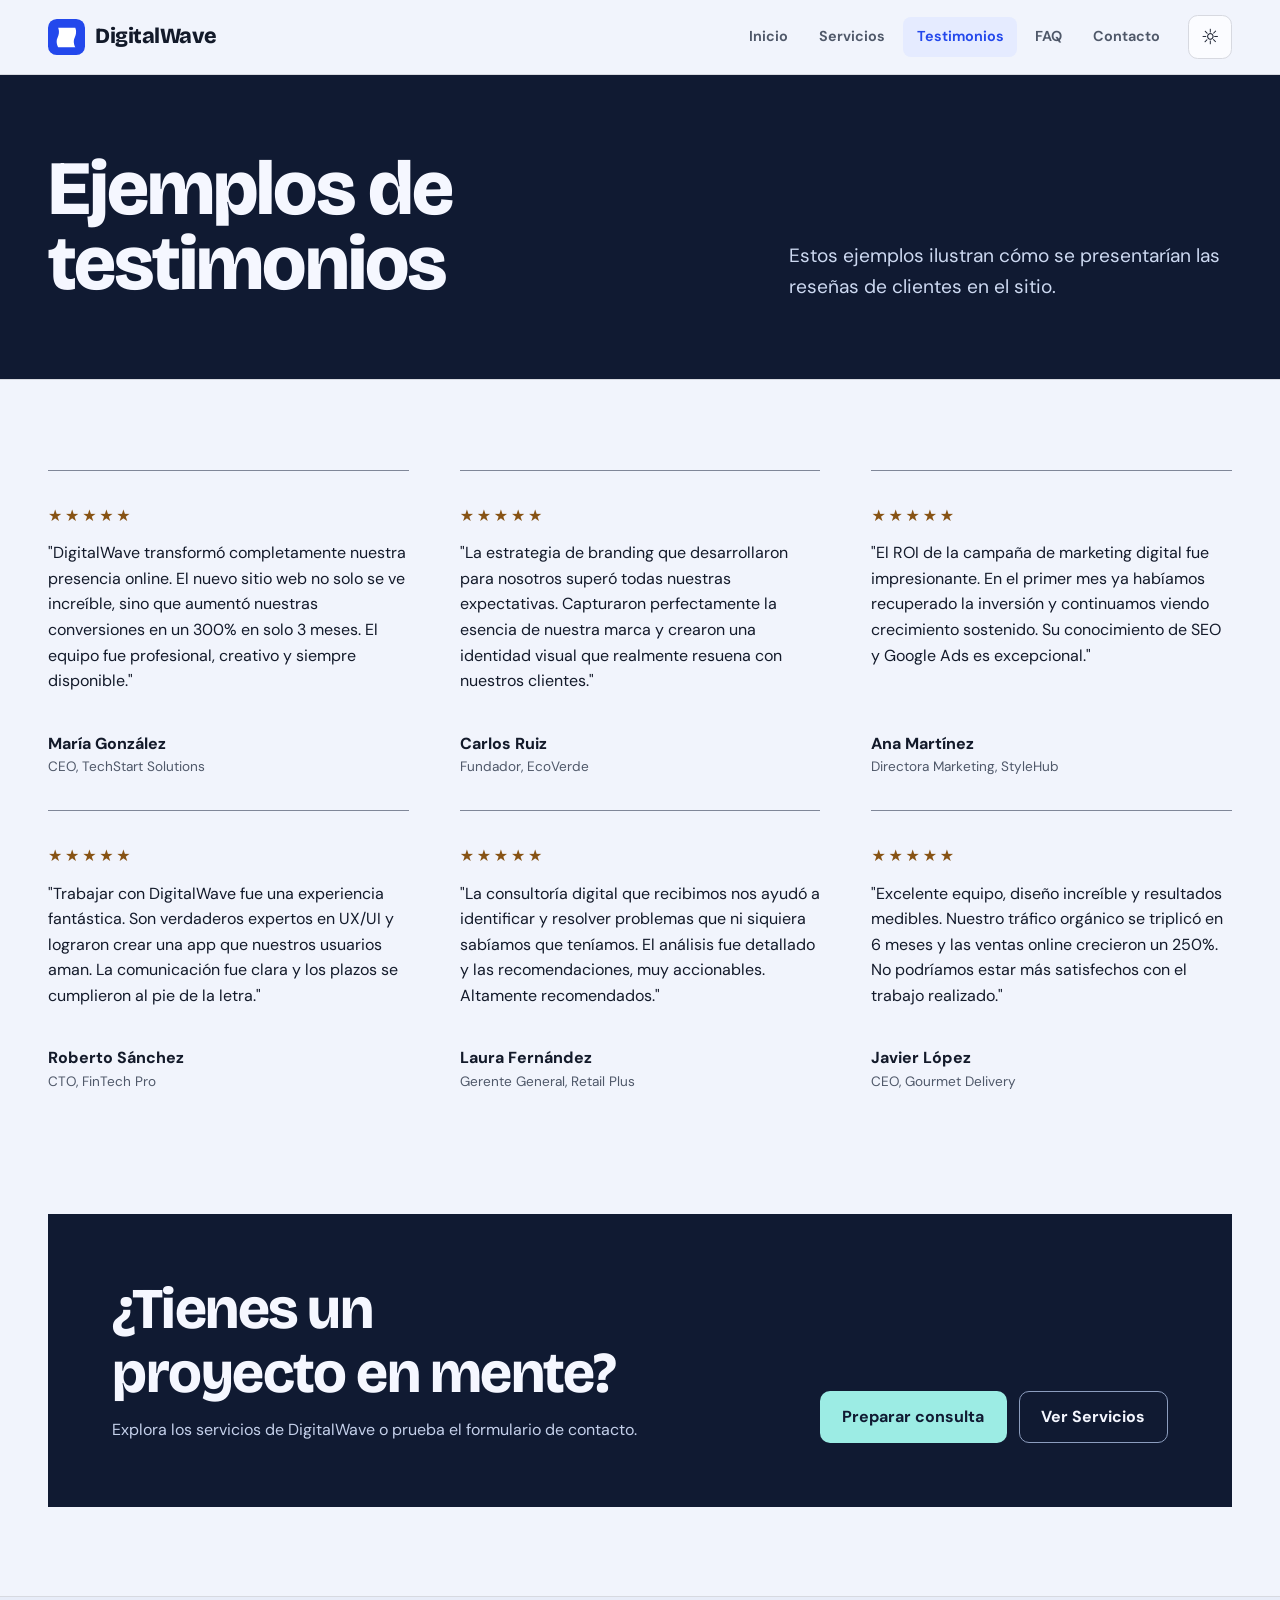
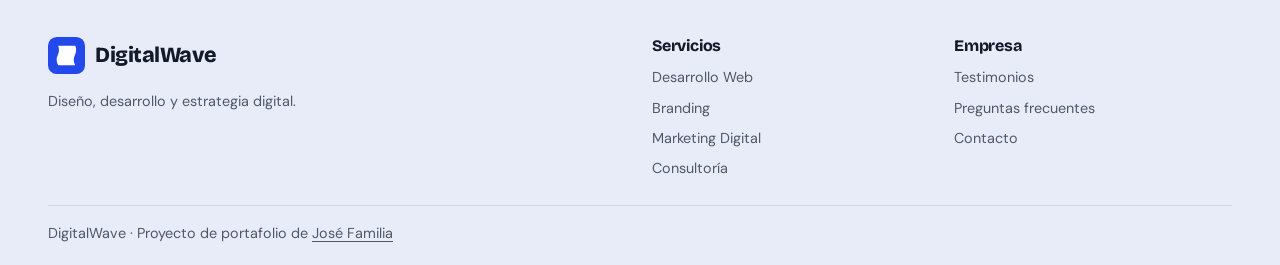
<file: pages/Testimonios.html>
<!DOCTYPE html>
<html lang="es">
  <head>
    <meta charset="UTF-8" />
    <meta name="viewport" content="width=device-width, initial-scale=1.0" />
    <meta name="description" content="Explora ejemplos de testimonios en el sitio de demostración de DigitalWave." />
    <title>Testimonios — DigitalWave</title>
    <script src="../scripts/theme.js"></script>
    <link rel="stylesheet" href="../index.css" />
    <link rel="preconnect" href="https://fonts.googleapis.com" />
    <link rel="preconnect" href="https://fonts.gstatic.com" crossorigin />
    <link
      href="https://fonts.googleapis.com/css2?family=Bricolage+Grotesque:opsz,wght@12..96,400..800&amp;family=DM+Sans:wght@400..700&amp;display=swap"
      rel="stylesheet"
    />
    <script defer src="../scripts/menu.js"></script>
    <script
      async
      id="gsap-runtime"
      src="https://cdn.jsdelivr.net/npm/gsap@3.15.1/dist/gsap.min.js"
      integrity="sha384-3vCAhD+a3BOliP3QqjQINn6ZWiZxoqu0WFxX5ZQZgqekDZuSb1mJBrrLMmu94H8f"
      crossorigin="anonymous"
    ></script>
    <script defer src="../scripts/animations.js"></script>
  </head>
  <body>
    <a class="skip-link" href="#contenido">Saltar al contenido</a>
    <header class="site-header">
      <nav class="main-nav container" aria-label="Navegación principal">
        <a class="logo" href="../index.html">
          <svg
            aria-hidden="true"
            fill="currentColor"
            viewBox="0 0 48 48"
            xmlns="http://www.w3.org/2000/svg"
          >
            <path
              d="M42.4379 44C42.4379 44 36.0744 33.9038 41.1692 24C46.8624 12.9336 42.2078 4 42.2078 4L7.01134 4C7.01134 4 11.6577 12.932 5.96912 23.9969C0.876273 33.9029 7.27094 44 7.27094 44L42.4379 44Z"
            ></path>
          </svg>
          <span>DigitalWave</span>
        </a>

        <button
          class="hamburger"
          type="button"
          aria-label="Menú"
          aria-expanded="false"
          aria-controls="navegacion"
        >
          <span></span>
          <span></span>
          <span></span>
        </button>

        <ul class="nav-links" id="navegacion">
          <li><a href="../index.html">Inicio</a></li>
          <li><a href="Servicios.html">Servicios</a></li>
          <li><a href="Testimonios.html" aria-current="page">Testimonios</a></li>
          <li><a href="FaQ.html">FAQ</a></li>
          <li><a href="Contactos.html">Contacto</a></li>
          <li class="theme-toggle-wrapper">
            <button class="theme-toggle" type="button" aria-label="Tema oscuro" hidden>☾</button>
          </li>
        </ul>
      </nav>
    </header>

    <main id="contenido" tabindex="-1">
      <section class="small-hero">
        <div class="container">
          <h1>Ejemplos de testimonios</h1>
          <p class="lead">
            Estos ejemplos ilustran cómo se presentarían las reseñas de clientes en el sitio.
          </p>
        </div>
      </section>

      <section class="testimonials-section">
        <div class="container">
          <div class="testimonials-grid">
            <article class="testimonial-card">
              <div class="testimonial-stars" role="img" aria-label="5 de 5 estrellas">★★★★★</div>
              <blockquote class="testimonial-quote">
                "DigitalWave transformó completamente nuestra presencia online.
                El nuevo sitio web no solo se ve increíble, sino que aumentó
                nuestras conversiones en un 300% en solo 3 meses. El equipo fue
                profesional, creativo y siempre disponible."
              </blockquote>
              <div class="testimonial-author">
                <div class="author-info">
                  <div class="author-name">María González</div>
                  <div class="author-role">CEO, TechStart Solutions</div>
                </div>
              </div>
            </article>

            <article class="testimonial-card">
              <div class="testimonial-stars" role="img" aria-label="5 de 5 estrellas">★★★★★</div>
              <blockquote class="testimonial-quote">
                "La estrategia de branding que desarrollaron para nosotros
                superó todas nuestras expectativas. Capturaron perfectamente la
                esencia de nuestra marca y crearon una identidad visual que
                realmente resuena con nuestros clientes."
              </blockquote>
              <div class="testimonial-author">
                <div class="author-info">
                  <div class="author-name">Carlos Ruiz</div>
                  <div class="author-role">Fundador, EcoVerde</div>
                </div>
              </div>
            </article>

            <article class="testimonial-card">
              <div class="testimonial-stars" role="img" aria-label="5 de 5 estrellas">★★★★★</div>
              <blockquote class="testimonial-quote">
                "El ROI de la campaña de marketing digital fue impresionante. En
                el primer mes ya habíamos recuperado la inversión y continuamos
                viendo crecimiento sostenido. Su conocimiento de SEO y Google
                Ads es excepcional."
              </blockquote>
              <div class="testimonial-author">
                <div class="author-info">
                  <div class="author-name">Ana Martínez</div>
                  <div class="author-role">Directora Marketing, StyleHub</div>
                </div>
              </div>
            </article>

            <article class="testimonial-card">
              <div class="testimonial-stars" role="img" aria-label="5 de 5 estrellas">★★★★★</div>
              <blockquote class="testimonial-quote">
                "Trabajar con DigitalWave fue una experiencia fantástica. Son
                verdaderos expertos en UX/UI y lograron crear una app que
                nuestros usuarios aman. La comunicación fue clara y los plazos
                se cumplieron al pie de la letra."
              </blockquote>
              <div class="testimonial-author">
                <div class="author-info">
                  <div class="author-name">Roberto Sánchez</div>
                  <div class="author-role">CTO, FinTech Pro</div>
                </div>
              </div>
            </article>

            <article class="testimonial-card">
              <div class="testimonial-stars" role="img" aria-label="5 de 5 estrellas">★★★★★</div>
              <blockquote class="testimonial-quote">
                "La consultoría digital que recibimos nos ayudó a identificar y
                resolver problemas que ni siquiera sabíamos que teníamos. El
                análisis fue detallado y las recomendaciones, muy accionables.
                Altamente recomendados."
              </blockquote>
              <div class="testimonial-author">
                <div class="author-info">
                  <div class="author-name">Laura Fernández</div>
                  <div class="author-role">Gerente General, Retail Plus</div>
                </div>
              </div>
            </article>

            <article class="testimonial-card">
              <div class="testimonial-stars" role="img" aria-label="5 de 5 estrellas">★★★★★</div>
              <blockquote class="testimonial-quote">
                "Excelente equipo, diseño increíble y resultados medibles.
                Nuestro tráfico orgánico se triplicó en 6 meses y las ventas
                online crecieron un 250%. No podríamos estar más satisfechos con
                el trabajo realizado."
              </blockquote>
              <div class="testimonial-author">
                <div class="author-info">
                  <div class="author-name">Javier López</div>
                  <div class="author-role">CEO, Gourmet Delivery</div>
                </div>
              </div>
            </article>
          </div>
        </div>
      </section>

      <section class="cta-section">
        <div class="container">
          <div class="cta-content">
            <h2 class="cta-title">
              ¿Tienes un proyecto en mente?
            </h2>
            <p class="cta-description">
              Explora los servicios de DigitalWave o prueba el formulario de contacto.
            </p>
            <div class="cta-actions">
              <a href="Contactos.html#formulario" class="btn btn-primary btn-lg"
                >Preparar consulta</a
              >
              <a href="Servicios.html" class="btn btn-secondary btn-lg"
                >Ver Servicios</a
              >
            </div>
          </div>
        </div>
      </section>
    </main>

    <footer class="site-footer">
      <div class="container">
        <div class="footer-content">
          <div class="footer-brand">
            <div class="logo">
              <svg
                fill="currentColor"
                viewBox="0 0 48 48"
                xmlns="http://www.w3.org/2000/svg"
              >
                <path
                  d="M42.4379 44C42.4379 44 36.0744 33.9038 41.1692 24C46.8624 12.9336 42.2078 4 42.2078 4L7.01134 4C7.01134 4 11.6577 12.932 5.96912 23.9969C0.876273 33.9029 7.27094 44 7.27094 44L42.4379 44Z"
                ></path>
              </svg>
              <h3>DigitalWave</h3>
            </div>
            <p class="footer-tagline">Diseño, desarrollo y estrategia digital.</p>
          </div>
          <div class="footer-links">
            <div class="footer-column">
              <h4>Servicios</h4>
              <ul>
                <li><a href="Servicios.html#desarrollo-web">Desarrollo Web</a></li>
                <li><a href="Servicios.html#branding">Branding</a></li>
                <li><a href="Servicios.html#marketing">Marketing Digital</a></li>
                <li><a href="Servicios.html#consultoria">Consultoría</a></li>
              </ul>
            </div>
            <div class="footer-column">
              <h4>Empresa</h4>
              <ul>
                <li><a href="Testimonios.html">Testimonios</a></li>
                <li><a href="FaQ.html">Preguntas frecuentes</a></li>
                <li><a href="Contactos.html">Contacto</a></li>
              </ul>
            </div>
          </div>
        </div>
        <div class="footer-bottom">
          <p>DigitalWave · Proyecto de portafolio de <a href="https://github.com/Jose-Familia">José Familia</a></p>
        </div>
      </div>
    </footer>
  </body>
</html>
</file>
<file: index.css>
:root {
  color-scheme: light;
  --bg: #f1f4fc;
  --surface: #fbfcff;
  --surface-alt: #e7ecf8;
  --text: #131a2a;
  --muted: #4f5869;
  --line: #d7d9e0;
  --field-line: #808798;
  --accent: #2348ec;
  --accent-soft: #e5ebff;
  --focus: #2348ec;
  --danger: #ad2536;
  --star: #875314;
  --button: #2348ec;
  --button-hover: #1736bd;
  --ink: #101a32;
  --hero-bg: #04091c;
  --hero-muted: #ccd8f0;
  --paper: #f5f7ff;
  --aqua: #9cece4;
  --display-font: "Bricolage Grotesque", "Arial", sans-serif;
  --body-font: "DM Sans", system-ui, sans-serif;
  --gutter: clamp(1.125rem, 4vw, 3rem);
  --section-space: clamp(3.25rem, 7vw, 6rem);
  --radius: 1.125rem;
}

[data-theme="dark"] {
  color-scheme: dark;
  --bg: #0e1525;
  --surface: #151f34;
  --surface-alt: #101b30;
  --text: #f5f7ff;
  --muted: #b8c3db;
  --line: #35425b;
  --field-line: #8592ae;
  --accent: #aebeff;
  --accent-soft: #26355f;
  --focus: #bac7ff;
  --danger: #ff9ea7;
  --star: #f2c783;
}

* {
  box-sizing: border-box;
}

[hidden] {
  display: none !important;
}

::selection {
  background: var(--aqua);
  color: var(--ink);
}

body {
  margin: 0;
  background: var(--bg);
  color: var(--text);
  font: 400 1rem/1.6 var(--body-font);
  overflow-wrap: anywhere;
}

h1,
h2,
h3,
h4 {
  margin: 0;
  font-family: var(--display-font);
  font-weight: 750;
  line-height: 1.1;
  letter-spacing: -0.012em;
  text-wrap: balance;
}

p,
blockquote,
ul,
ol,
fieldset {
  margin: 0;
}

ul,
ol,
fieldset {
  padding: 0;
}

a {
  color: inherit;
}

button,
input,
select,
textarea {
  font: inherit;
}

:focus-visible {
  outline: 2px solid var(--focus);
  outline-offset: 4px;
}

[id] {
  scroll-margin-top: 6.5rem;
}

.container {
  width: min(100% - var(--gutter) * 2, 77rem);
  margin-inline: auto;
}

.skip-link,
.visually-hidden {
  position: absolute;
}

.visually-hidden {
  width: 1px;
  height: 1px;
  overflow: hidden;
  clip-path: inset(50%);
  white-space: nowrap;
}

.skip-link {
  z-index: 20;
  top: 0.75rem;
  left: var(--gutter);
  padding: 0.75rem 1rem;
  border-radius: 0.5rem;
  background: var(--button);
  color: white;
  transform: translateY(calc(-100% - 1rem));
}

.skip-link:focus {
  position: fixed;
  transform: none;
}

.btn {
  display: inline-flex;
  align-items: center;
  justify-content: center;
  min-height: 2.875rem;
  padding: 0.65rem 1.2rem;
  border: 1px solid transparent;
  border-radius: 0.625rem;
  font-weight: 700;
  text-align: center;
  text-decoration: none;
  cursor: pointer;
  transition: background-color 180ms ease, border-color 180ms ease, color 180ms ease;
}

.btn-primary {
  background: var(--button);
  color: #fff;
}

.btn-primary:hover {
  background: var(--button-hover);
}

.btn-secondary {
  border-color: var(--field-line);
  color: var(--text);
}

.btn-secondary:hover {
  border-color: var(--accent);
  background: var(--accent-soft);
}

.btn-lg {
  min-height: 3.25rem;
  padding-inline: 1.35rem;
}

.site-header {
  position: sticky;
  z-index: 10;
  top: 0;
  background: var(--bg);
  border-bottom: 1px solid var(--line);
}

.main-nav {
  display: flex;
  align-items: center;
  justify-content: space-between;
  min-height: 4.625rem;
  gap: 1rem;
}

.logo {
  display: inline-flex;
  align-items: center;
  gap: 0.65rem;
  font: 800 1.35rem/1 var(--display-font);
  letter-spacing: -0.024em;
  text-decoration: none;
  white-space: nowrap;
}

.logo svg {
  flex: none;
  width: 2.3rem;
  height: 2.3rem;
  padding: 0.42rem;
  background: var(--button);
  color: #fff;
  border-radius: 0.55rem;
}

.logo h3 {
  font: inherit;
  letter-spacing: inherit;
}

.nav-links {
  display: flex;
  align-items: center;
  gap: 0.25rem;
  list-style: none;
}

.nav-links a {
  display: block;
  padding: 0.55rem 0.85rem;
  border-radius: 0.5rem;
  font-size: 0.9rem;
  font-weight: 650;
  text-decoration: none;
  color: var(--muted);
}

.nav-links a:hover,
.nav-links a[aria-current="page"] {
  background: var(--accent-soft);
  color: var(--accent);
}

.theme-toggle,
.hamburger {
  place-items: center;
  min-width: 2.75rem;
  min-height: 2.75rem;
  border: 1px solid var(--line);
  border-radius: 0.6rem;
  background: var(--surface);
  color: var(--text);
  cursor: pointer;
}

.theme-toggle {
  display: grid;
  margin-inline-start: 0.65rem;
  font-size: 1.3rem;
  line-height: 1;
}

.theme-toggle:hover,
.hamburger:hover {
  border-color: var(--accent);
}

.hamburger {
  display: none;
  align-content: center;
  gap: 5px;
}

.hamburger span {
  width: 1.25rem;
  height: 2px;
  border-radius: 2px;
  background: currentColor;
  transition: transform 180ms ease, opacity 180ms ease;
}

.hamburger[aria-expanded="true"] span:first-child {
  transform: translateY(7px) rotate(45deg);
}

.hamburger[aria-expanded="true"] span:nth-child(2) {
  opacity: 0;
}

.hamburger[aria-expanded="true"] span:last-child {
  transform: translateY(-7px) rotate(-45deg);
}

.hero-main {
  position: relative;
  isolation: isolate;
  display: grid;
  align-items: end;
  min-height: clamp(35rem, 76vh, 49rem);
  overflow: hidden;
  background: var(--hero-bg);
  color: var(--paper);
  --focus: var(--aqua);
}

.hero-layout {
  padding-block: clamp(5rem, 10vw, 9rem) clamp(4rem, 8vw, 7rem);
}

.hero-content {
  max-width: 40rem;
}

.hero-title {
  font-size: clamp(4.15rem, 8.7vw, 7.35rem);
  font-weight: 800;
  letter-spacing: -0.028em;
  line-height: 0.94;
  text-wrap: initial;
}

.hero-title span {
  display: block;
  color: var(--aqua);
}

.hero-description {
  max-width: 36ch;
  margin-top: 1.4rem;
  color: var(--hero-muted);
  font-size: clamp(1rem, 1.5vw, 1.2rem);
}

.hero-actions,
.cta-actions {
  display: flex;
  flex-wrap: wrap;
  align-items: center;
  gap: 0.75rem;
  margin-top: 1.65rem;
}

.hero-actions .btn-primary,
.cta-actions .btn-primary {
  background: var(--aqua);
  color: var(--ink);
}

.hero-actions .btn-primary:hover,
.cta-actions .btn-primary:hover {
  background: #c2faf1;
}

.hero-actions .btn-secondary,
.cta-actions .btn-secondary {
  color: var(--paper);
  border-color: #8c9dbe;
}

.hero-actions .btn-secondary:hover,
.cta-actions .btn-secondary:hover {
  background: #273959;
}

.hero-art {
  position: absolute;
  z-index: -1;
  inset: 0 0 0 auto;
  width: 67%;
  overflow: hidden;
}

.hero-art img {
  display: block;
  width: 100%;
  height: 100%;
  object-fit: cover;
  object-position: center 52%;
}

.hero-sweep {
  position: absolute;
  inset: 0;
  background: linear-gradient(108deg, transparent 37%, rgb(139 226 255 / 0.46) 50%, transparent 62%);
  mix-blend-mode: screen;
  opacity: 0;
}

.hero-art::after {
  position: absolute;
  inset: 0;
  background: linear-gradient(90deg, var(--hero-bg), rgb(4 9 28 / 0.38) 38%, transparent 74%);
  content: "";
}

.small-hero {
  padding-block: clamp(2.25rem, 6vw, 5rem);
  border-bottom: 1px solid var(--line);
  background: var(--ink);
  color: var(--paper);
}

.small-hero .container {
  display: grid;
  grid-template-columns: minmax(0, 1.5fr) minmax(0, 1fr);
  align-items: end;
  gap: 1.25rem clamp(2rem, 6vw, 7rem);
}

.small-hero h1 {
  max-width: 14ch;
  font-size: clamp(2.65rem, 6vw, 6rem);
  font-weight: 800;
  letter-spacing: -0.025em;
  line-height: 0.98;
  text-wrap: initial;
}

.lead {
  max-width: 39ch;
  color: var(--hero-muted);
  font-size: clamp(1rem, 1.6vw, 1.2rem);
}

.services-preview,
.testimonials-section,
.process-section {
  padding-block: var(--section-space);
}

.section-header {
  display: flex;
  flex-wrap: wrap;
  align-items: baseline;
  justify-content: space-between;
  gap: 0.6rem 1.5rem;
  margin-bottom: clamp(1.45rem, 4vw, 2.6rem);
}

.section-title,
.cta-title {
  font-size: clamp(2rem, 4.5vw, 4.25rem);
  letter-spacing: -0.025em;
}

.service-list {
  border-top: 1px solid var(--field-line);
}

.service-row {
  display: grid;
  grid-template-columns: minmax(12rem, 1.1fr) minmax(12rem, 1.15fr) minmax(12rem, 1fr);
  align-items: start;
  gap: 0.75rem clamp(1.5rem, 4vw, 3.5rem);
  padding-block: clamp(1.25rem, 3.2vw, 2.4rem);
  border-bottom: 1px solid var(--line);
}

.services-home .service-row {
  grid-template-columns: minmax(12rem, 1fr) minmax(12rem, 1fr) auto;
  align-items: baseline;
}

.service-row:target .service-title,
.service-row:focus-within .service-title {
  color: var(--accent);
}

.service-summary .service-link {
  margin-top: 0.8rem;
}

.services-home .service-row .service-link {
  justify-self: end;
}

.service-title,
.step-title {
  font-size: clamp(1.4rem, 2.75vw, 2.35rem);
}

.service-description,
.author-role,
.contact-note {
  color: var(--muted);
}

.service-features {
  padding-inline-start: 1.05rem;
  color: var(--muted);
  font-size: 0.94rem;
}

.service-features li + li {
  margin-top: 0.35rem;
}

.service-features li::marker {
  color: var(--accent);
}

.service-link {
  display: inline-block;
  color: var(--accent);
  font-weight: 700;
  text-underline-offset: 0.22em;
}

.service-link:hover {
  text-decoration-thickness: 0.13em;
}

.testimonials-grid {
  display: grid;
  grid-template-columns: repeat(3, minmax(0, 1fr));
  gap: 0 clamp(1.5rem, 4vw, 3.5rem);
}

.testimonial-card {
  display: flex;
  flex-direction: column;
  padding-block: clamp(1.25rem, 3vw, 2rem);
  border-top: 1px solid var(--field-line);
}

.process-section {
  background: var(--ink);
  color: var(--paper);
}

.process-layout {
  display: grid;
  grid-template-columns: minmax(14rem, 1fr) minmax(0, 1.45fr);
  align-items: start;
  gap: clamp(2rem, 6vw, 7rem);
}

.process-sequence {
  position: relative;
  padding-inline-start: clamp(1.1rem, 3vw, 2.25rem);
}

.process-trace {
  position: absolute;
  inset: 0 auto 0 0;
  width: 1px;
  background: var(--aqua);
  transform-origin: top;
}

.process-timeline {
  list-style: none;
}

.process-step {
  display: grid;
  grid-template-columns: auto minmax(0, 1fr);
  align-items: baseline;
  gap: 0.9rem 1.25rem;
  padding-bottom: 1.2rem;
}

.process-step + .process-step {
  padding-top: 1.2rem;
  border-top: 1px solid #465574;
}

.process-step:last-child {
  padding-bottom: 0;
}

.step-number {
  color: var(--aqua);
  font: 650 1rem/1 var(--display-font);
  font-variant-numeric: tabular-nums;
}

.step-title {
  margin-bottom: 0.3rem;
}

.step-description {
  max-width: 56ch;
  color: var(--hero-muted);
}

.testimonial-stars {
  margin-bottom: 0.75rem;
  color: var(--star);
  letter-spacing: 0.17em;
}

.testimonial-quote {
  margin-bottom: 1.4rem;
}

.testimonial-author {
  margin-top: auto;
  padding-top: 0.9rem;
}

.author-name {
  font-weight: 750;
}

.author-role {
  font-size: 0.85rem;
}

.cta-section {
  padding-bottom: var(--section-space);
}

.cta-content {
  display: grid;
  grid-template-columns: minmax(0, 1fr) auto;
  align-items: end;
  gap: 0.75rem 2rem;
  padding: clamp(1.45rem, 5vw, 4rem);
  background: var(--ink);
  color: var(--paper);
  --focus: var(--aqua);
}

.cta-description {
  grid-column: 1;
  max-width: 52ch;
  color: #c5d1eb;
}

.cta-actions {
  grid-column: 2;
  grid-row: 1 / span 2;
  justify-content: flex-end;
  margin: 0;
}

.faq-layout,
.contact-layout {
  display: grid;
  align-items: start;
  padding-block: var(--section-space);
  gap: clamp(1.25rem, 5vw, 4rem);
}

.faq-layout {
  grid-template-columns: minmax(12rem, 1fr) minmax(0, 3fr);
}

.faq-nav,
.contact-guide {
  position: sticky;
  top: 6rem;
  padding: 1.35rem 0 0;
  border-top: 1px solid var(--field-line);
}

.faq-nav p {
  margin-bottom: 0.5rem;
  font-weight: 750;
}

.faq-nav ul {
  list-style: none;
}

.faq-nav a {
  display: block;
  padding-block: 0.35rem;
  color: var(--accent);
  text-underline-offset: 0.18em;
}

.faq-topics {
  display: grid;
  gap: 2.3rem;
}

.faq h2 {
  margin-bottom: 0.9rem;
  font-size: clamp(1.4rem, 2.7vw, 2.05rem);
}

.faq:target h2 {
  color: var(--accent);
}

.faq details {
  border-top: 1px solid var(--line);
}

.faq details[open] {
  border-color: var(--field-line);
}

.faq summary {
  padding: 0.875rem 0.25rem;
  font-weight: 700;
  cursor: pointer;
}

.faq summary::marker {
  color: var(--accent);
}

.faq details p {
  padding: 0 0.25rem 1.05rem;
  color: var(--muted);
}

.contact-layout {
  grid-template-columns: minmax(0, 1.7fr) minmax(0, 1fr);
}

.contact-panel {
  border: 1px solid var(--line);
  border-radius: var(--radius);
  background: var(--surface);
  padding: clamp(1.25rem, 4vw, 2.75rem);
}

.contact-guide h2 {
  margin-bottom: 0.95rem;
  font-size: 1.4rem;
}

.contact-guide .service-link {
  margin-top: 1rem;
}

.contact-note {
  margin: 0.65rem 0 1.35rem;
}

.contact-form {
  display: grid;
  grid-template-columns: repeat(2, minmax(0, 1fr));
  min-inline-size: 0;
  gap: 1rem;
  border: 0;
}

.contact-form .field-wide,
.contact-form button {
  grid-column: 1 / -1;
}

.contact-form label {
  display: block;
  margin-bottom: 0.35rem;
  font-size: 0.9rem;
  font-weight: 700;
}

.contact-form :is(input, select, textarea) {
  display: block;
  width: 100%;
  min-height: 2.8rem;
  padding: 0.5rem 0.65rem;
  border: 1px solid var(--field-line);
  border-radius: 0.55rem;
  background: var(--bg);
  color: var(--text);
}

.contact-form textarea {
  resize: vertical;
}

.field-error {
  margin-top: 0.25rem;
  color: var(--danger);
  font-size: 0.875rem;
}

.contact-form [aria-invalid="true"] {
  border-color: var(--danger);
}

.contact-form button:disabled {
  opacity: 0.65;
  cursor: default;
}

.form-status:not(:empty) {
  margin-top: 0.75rem;
  font-size: 0.95rem;
}

.site-footer {
  padding: 2.5rem 0 1.25rem;
  border-top: 1px solid var(--line);
  background: var(--surface-alt);
}

.footer-content,
.footer-links {
  display: grid;
  gap: 1.5rem;
}

.footer-content {
  grid-template-columns: 1fr 1fr;
}

.footer-links {
  grid-template-columns: 1fr 1fr;
}

.footer-tagline,
.footer-column a,
.footer-bottom {
  color: var(--muted);
  font-size: 0.9rem;
}

.footer-tagline {
  margin-top: 0.55rem;
}

.footer-column ul {
  margin-top: 0.6rem;
  list-style: none;
}

.footer-column li + li {
  margin-top: 0.3rem;
}

.footer-column a {
  text-decoration: none;
}

.footer-column a:hover,
.footer-bottom a {
  text-decoration: underline;
  text-underline-offset: 0.18em;
}

.footer-bottom {
  margin-top: 1.5rem;
  padding-top: 1rem;
  border-top: 1px solid var(--line);
}

@media (max-width: 1000px) {
  .cta-content {
    grid-template-columns: 1fr;
  }

  .cta-actions {
    grid-column: auto;
    grid-row: auto;
    justify-content: flex-start;
  }
}

@media (max-width: 820px) {
  .site-header {
    position: relative;
  }

  .menu-ready .site-header {
    position: sticky;
  }

  .main-nav {
    flex-wrap: wrap;
    padding-block: 0.65rem;
    min-height: 4.25rem;
  }

  .menu-ready .hamburger {
    display: grid;
  }

  .nav-links {
    width: 100%;
    flex-wrap: wrap;
  }

  .menu-ready .nav-links {
    position: absolute;
    top: 100%;
    right: var(--gutter);
    display: grid;
    width: min(18rem, 100% - var(--gutter) * 2);
    max-height: calc(100dvh - 4.25rem);
    overflow: auto;
    padding: 0.75rem;
    border: 1px solid var(--line);
    border-radius: 0 0 0.85rem 0.85rem;
    background: var(--surface);
    box-shadow: 0 12px 24px rgba(10, 18, 38, 0.16);
  }

  .theme-toggle {
    margin-inline-start: 0;
  }

  .service-row,
  .services-home .service-row {
    grid-template-columns: minmax(0, 0.85fr) minmax(0, 1.15fr);
  }

  .service-row .service-features,
  .services-home .service-row .service-link {
    grid-column: 2;
    justify-self: start;
  }

  .testimonials-grid {
    grid-template-columns: repeat(2, minmax(0, 1fr));
  }

  .faq-layout,
  .contact-layout {
    grid-template-columns: 1fr;
  }

  .faq-nav,
  .contact-guide {
    position: static;
  }

  .faq-nav ul {
    display: flex;
    flex-wrap: wrap;
    gap: 0 1rem;
  }
}

@media (max-width: 640px) {
  .small-hero .container,
  .process-layout,
  .footer-content {
    grid-template-columns: 1fr;
  }

  .hero-main {
    align-items: start;
    min-height: auto;
  }

  .hero-layout {
    padding-block: 3rem clamp(13rem, 58vw, 22rem);
  }

  .hero-title {
    font-size: clamp(2.8rem, 12vw, 5.1rem);
  }

  .hero-art {
    inset: auto 0 0;
    width: 100%;
    height: clamp(16rem, 70vw, 25rem);
  }

  .hero-art img {
    object-position: center 58%;
  }

  .hero-art::after {
    background: linear-gradient(var(--hero-bg), transparent 46%);
  }

  .service-row,
  .services-home .service-row {
    grid-template-columns: 1fr;
  }

  .service-row .service-features,
  .services-home .service-row .service-link {
    grid-column: 1;
  }

  .small-hero h1 {
    max-width: 16ch;
  }

  .contact-form {
    grid-template-columns: 1fr;
  }
}

@media (max-width: 480px) {
  .testimonials-grid {
    grid-template-columns: 1fr;
  }
}

@media (prefers-reduced-motion: no-preference) {
  @view-transition {
    navigation: auto;
  }

  .site-header {
    view-transition-name: site-header;
  }

  ::view-transition-group(root) {
    animation-duration: 380ms;
  }

  ::view-transition-group(site-header) {
    animation-duration: 220ms;
  }

  ::view-transition-old(root) {
    animation: none;
    mix-blend-mode: normal;
  }

  ::view-transition-new(root) {
    animation: page-enter 380ms cubic-bezier(0.22, 1, 0.36, 1) both;
    mix-blend-mode: normal;
  }
}

@media (prefers-reduced-motion: reduce) {
  *,
  *::before,
  *::after {
    animation: none !important;
    transition: none !important;
  }
}

@keyframes page-enter {
  from { clip-path: inset(0 0 0 100%); }
  to { clip-path: inset(0); }
}
</file>
